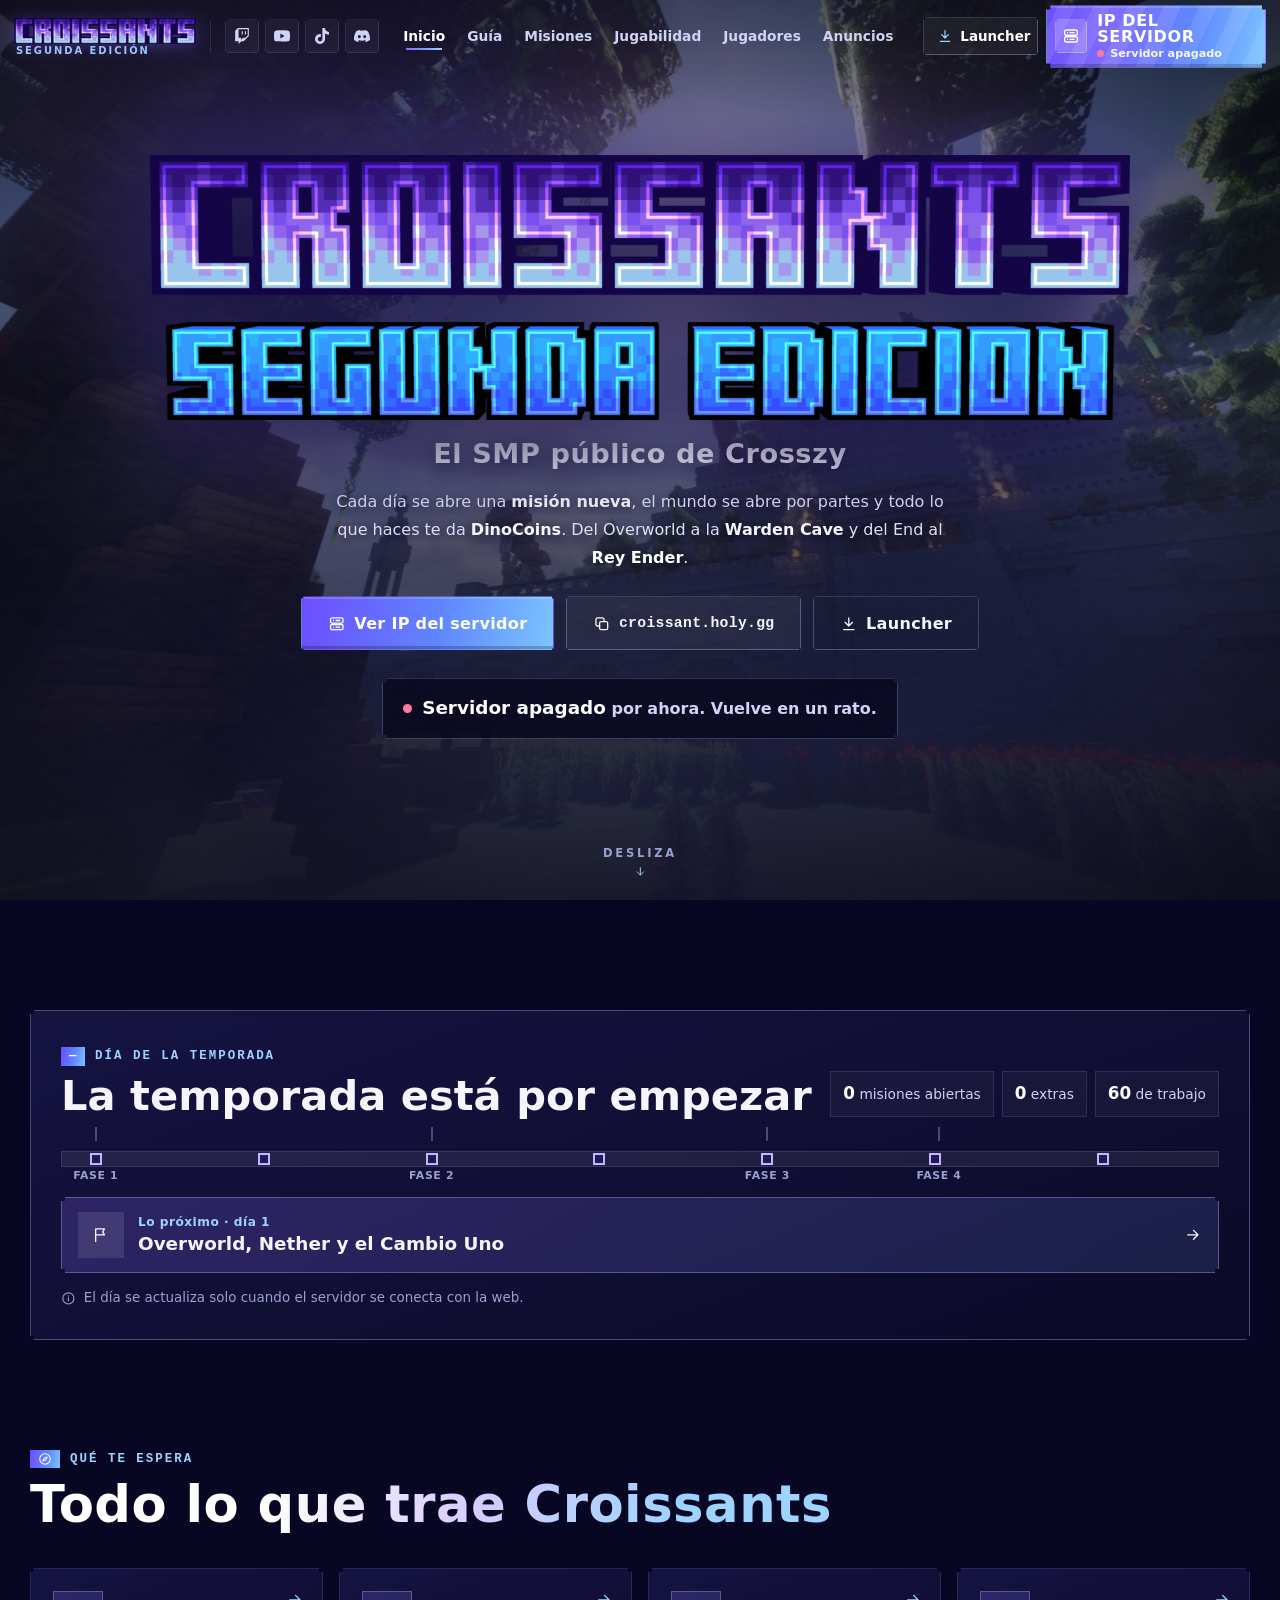
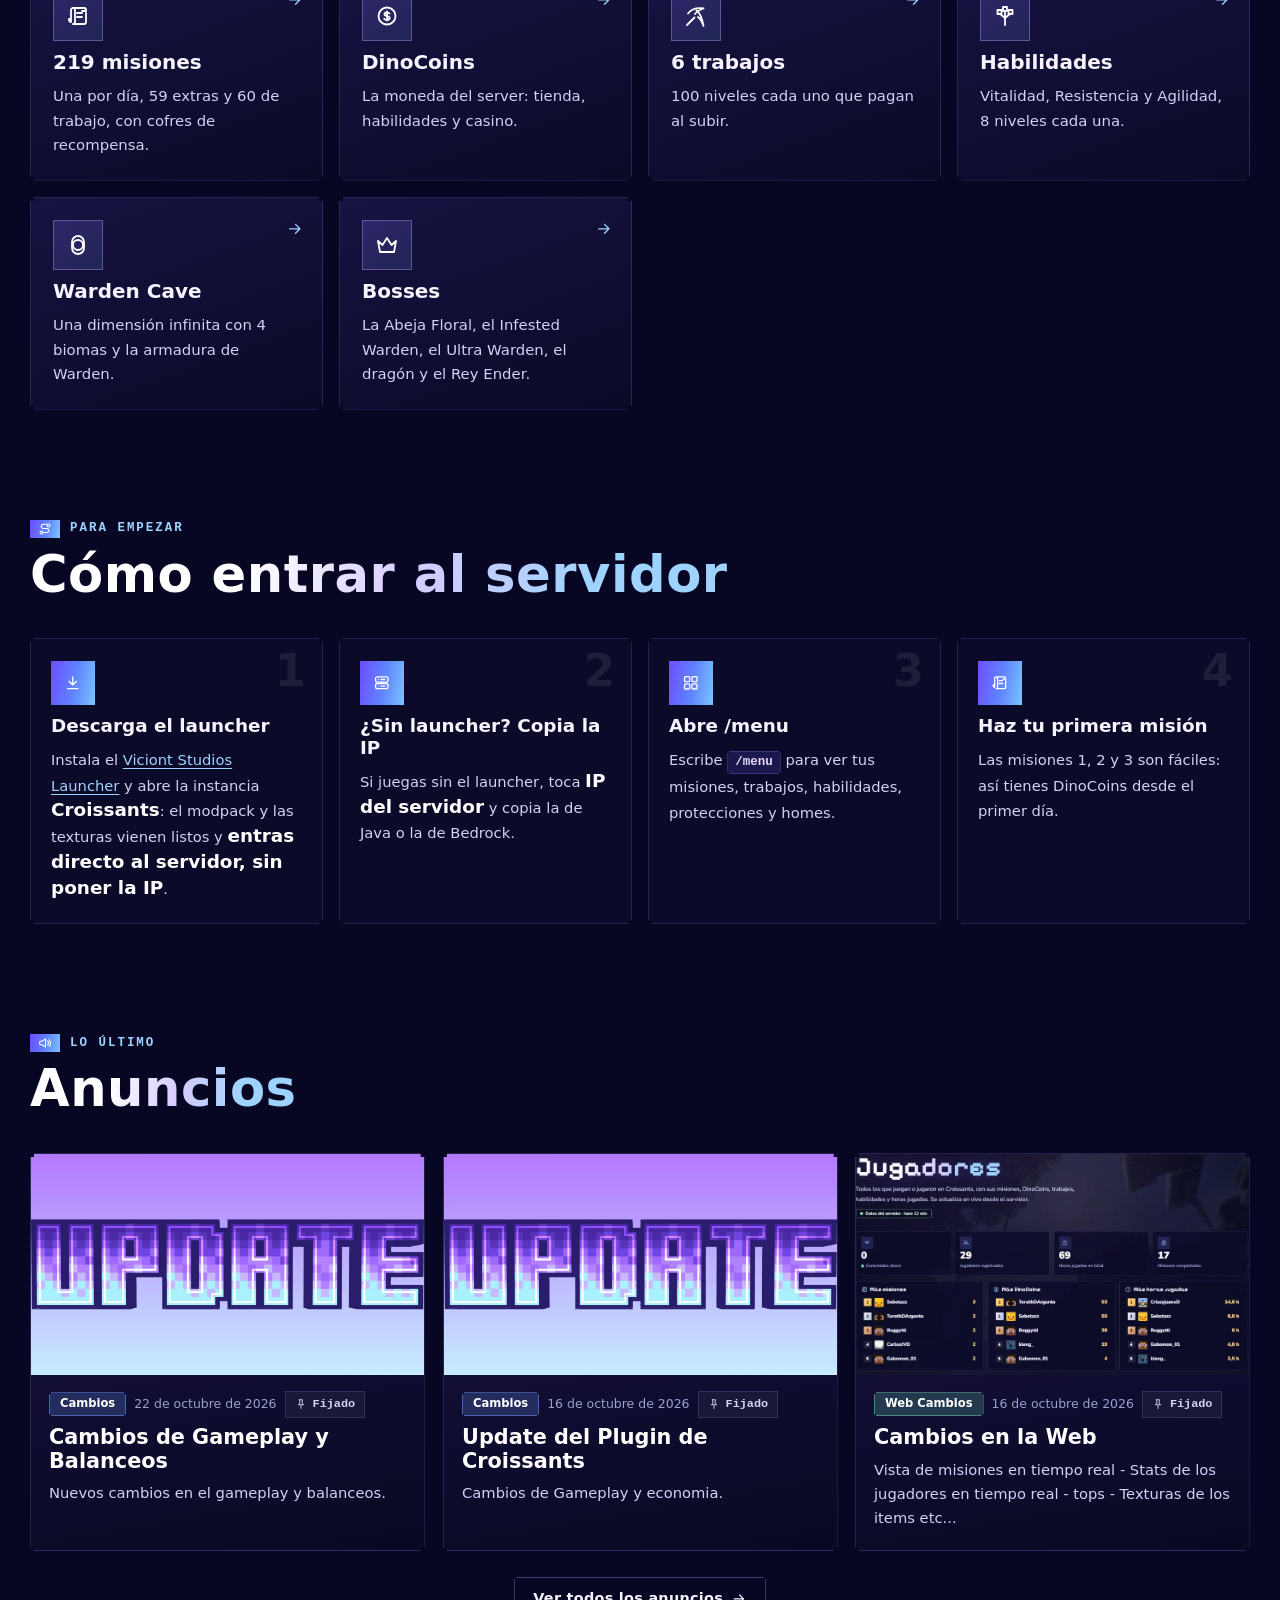
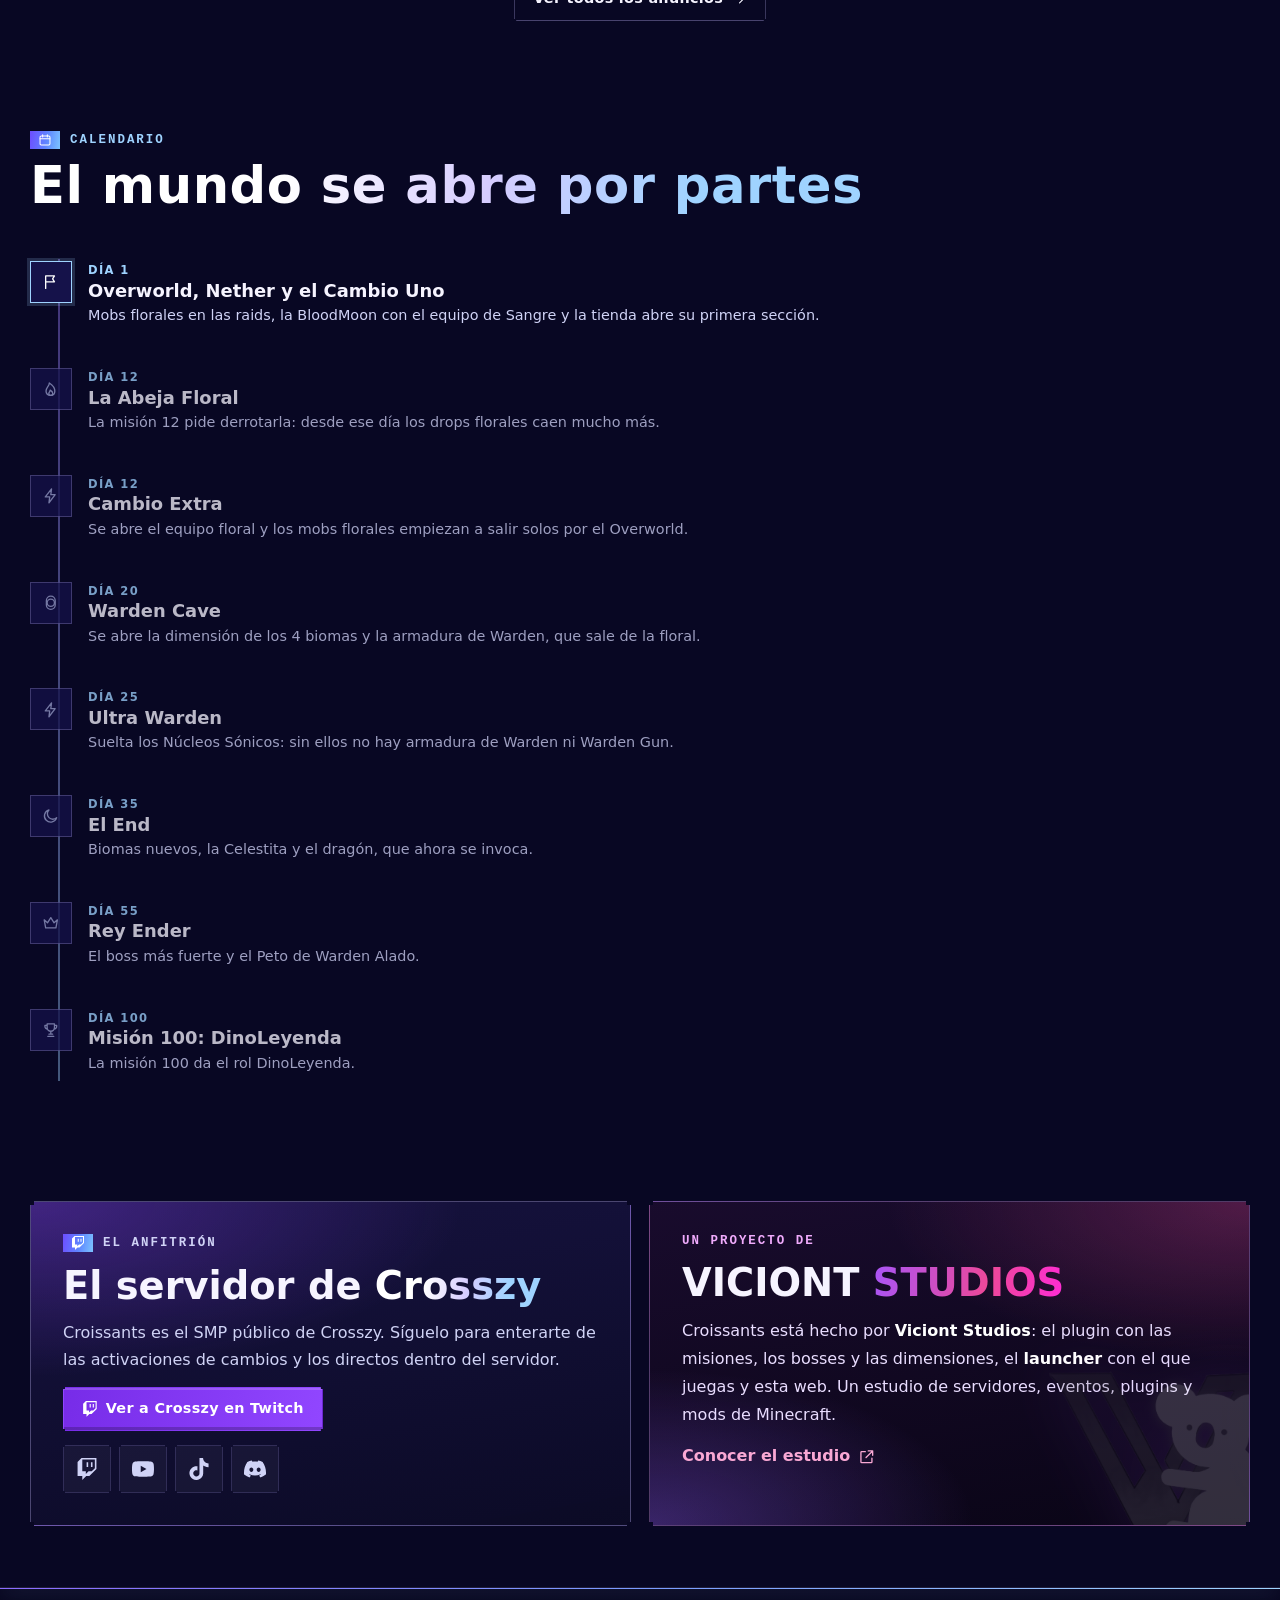
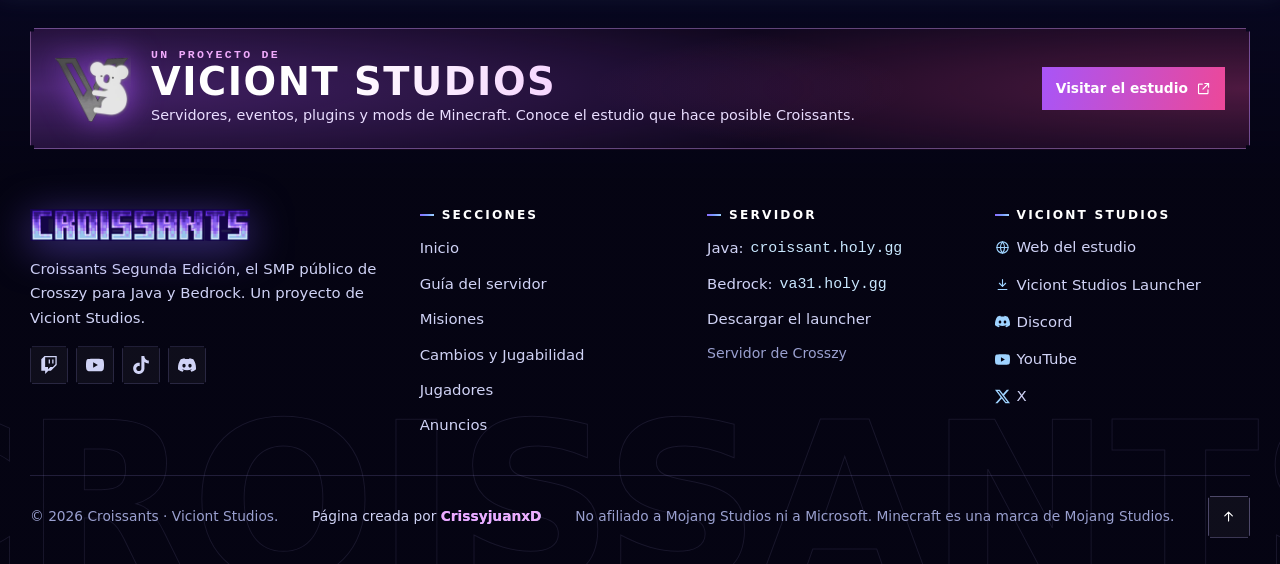
<file: index.html>
<!doctype html>
<html lang="es">
<head>
  <meta charset="utf-8">
  <meta name="viewport" content="width=device-width, initial-scale=1, viewport-fit=cover">
  <title>Croissants Segunda Edición · El SMP de Crosszy · Viciont Studios</title>
  <meta name="description" content="Croissants Segunda Edición: el SMP público de Crosszy para Java y Bedrock. Misiones diarias, DinoCoins, trabajos, habilidades, la Warden Cave, el End y el Rey Ender. Un proyecto de Viciont Studios.">
  <meta name="author" content="CrissyjuanxD · Viciont Studios">
  <meta name="theme-color" content="#0c0a2b">
  <meta name="color-scheme" content="dark">
  <meta http-equiv="Content-Security-Policy" content="default-src 'self'; script-src 'self'; style-src 'self' 'unsafe-inline' https://fonts.googleapis.com; font-src https://fonts.gstatic.com; img-src 'self' data: blob: https:; connect-src 'self' https://api.github.com https://raw.githubusercontent.com https://api.mcstatus.io https://api.mcsrvstat.us https://ntfy.sh; object-src 'none'; base-uri 'self'; form-action 'none'; frame-src 'none'">
  <meta name="referrer" content="strict-origin-when-cross-origin">

  <meta property="og:type" content="website">
  <meta property="og:site_name" content="Croissants Segunda Edición">
  <meta property="og:title" content="Croissants Segunda Edición · El SMP de Crosszy">
  <meta property="og:description" content="Misiones diarias, DinoCoins, trabajos, la Warden Cave, el End y el Rey Ender. Java y Bedrock. Un proyecto de Viciont Studios.">
  <meta property="og:url" content="https://crissyjuanxd.github.io/Croissants-Web/">
  <meta property="og:image" content="https://crissyjuanxd.github.io/Croissants-Web/assets/img/og-image.png">
  <meta property="og:image:width" content="1200">
  <meta property="og:image:height" content="630">
  <meta property="og:locale" content="es_ES">
  <meta name="twitter:card" content="summary_large_image">
  <meta name="twitter:title" content="Croissants Segunda Edición">
  <meta name="twitter:description" content="El SMP público de Crosszy · Java y Bedrock · Viciont Studios">
  <meta name="twitter:image" content="https://crissyjuanxd.github.io/Croissants-Web/assets/img/og-image.png">
  <link rel="canonical" href="https://crissyjuanxd.github.io/Croissants-Web/">

  <link rel="icon" type="image/png" sizes="32x32" href="assets/img/favicon-32.png">
  <link rel="apple-touch-icon" href="assets/img/apple-touch-icon.png">
  <link rel="manifest" href="site.webmanifest">

  <link rel="preconnect" href="https://fonts.googleapis.com">
  <link rel="preconnect" href="https://fonts.gstatic.com" crossorigin>
  <link rel="stylesheet" href="https://fonts.googleapis.com/css2?family=JetBrains+Mono:wght@500;700&family=Nunito:wght@500;600;700;800;900&family=Pixelify+Sans:wght@400;500;600;700&display=swap">
  <link rel="preload" href="assets/img/logo-segunda.png" as="image">
  <link rel="stylesheet" href="assets/css/base.css">
  <link rel="stylesheet" href="assets/css/site.css">
  <script type="module" src="assets/js/app.js"></script>
</head>
<body>
  <a class="skip-link" href="#main">Saltar al contenido</a>

  <div class="bg" id="bg-photos" aria-hidden="true"></div>
  <div class="bg-shade" aria-hidden="true"></div>
  <canvas id="bg-wind" class="bg-wind" aria-hidden="true"></canvas>
  <div class="fx-layer" aria-hidden="true">
    <div class="fx-vignette"></div>
  </div>

  <div class="boot" id="boot" aria-hidden="true">
    <div class="boot__clouds"><span></span><span></span><span></span><span></span></div>
    <div class="boot__inner">
      <img class="boot__logo" src="assets/img/logo-segunda-760.png" alt="" width="760" height="205">
      <p class="boot__text">Cargando el mundo<span class="boot__dots"><span>.</span><span>.</span><span>.</span></span></p>
      <div class="boot__bar"><span></span></div>
    </div>
  </div>

  <div class="preview-bar" id="preview-bar" hidden>
    <i data-icon="eye"></i>
    <span id="preview-text">Vista previa en vivo · estos cambios aún no están publicados</span>
  </div>

  <header class="header" id="header">
    <div class="header__inner">
      <div class="brand-wrap">
        <a class="brand" href="#inicio" data-route="inicio" aria-label="Croissants, ir al inicio">
          <img class="brand__logo" src="assets/img/logo-croissants-960.png" alt="Croissants" width="960" height="137">
          <span class="brand__ed" data-bind="general.edicion">Segunda Edición</span>
        </a>
        <div class="header__socials" id="header-socials"></div>
      </div>

      <nav class="nav" aria-label="Principal">
        <ul class="nav__list">
          <li><a class="nav__link" href="#inicio" data-route="inicio"><span>Inicio</span></a></li>
          <li><a class="nav__link" href="#guia" data-route="guia"><span>Guía</span></a></li>
          <li><a class="nav__link" href="#misiones" data-route="misiones"><span>Misiones</span></a></li>
          <li><a class="nav__link" href="#jugabilidad" data-route="jugabilidad"><span>Jugabilidad</span></a></li>
          <li><a class="nav__link" href="#jugadores" data-route="jugadores"><span>Jugadores</span></a></li>
          <li><a class="nav__link" href="#anuncios" data-route="anuncios"><span>Anuncios</span><span class="nav__badge" id="nav-news" hidden></span></a></li>
        </ul>
      </nav>

      <div class="header__right">
        <a class="nav-launcher" href="#launcher" data-route="launcher" title="Descargar Viciont Studios Launcher"><i data-icon="download"></i><span>Launcher</span></a>
        <button class="ip-btn" type="button" data-open-ip aria-haspopup="dialog">
          <span class="ip-btn__icon"><i data-icon="server"></i></span>
          <span class="ip-btn__text"><strong>IP del servidor</strong><small id="ip-btn-status"><span class="live-dot is-wait"></span><span>Conectando…</span></small></span>
        </button>
        <button class="menu-toggle" id="menu-toggle" type="button" aria-expanded="false" aria-controls="mobile-menu" aria-label="Abrir menú">
          <span class="menu-toggle__bars"><span></span><span></span><span></span></span>
        </button>
      </div>
    </div>
  </header>

  <div class="mobile-menu" id="mobile-menu" hidden>
    <nav class="mobile-menu__nav" aria-label="Menú móvil">
      <a class="mobile-menu__link" href="#inicio" data-route="inicio"><small>01</small><span>Inicio</span></a>
      <a class="mobile-menu__link" href="#guia" data-route="guia"><small>02</small><span>Guía</span></a>
      <a class="mobile-menu__link" href="#misiones" data-route="misiones"><small>03</small><span>Misiones</span></a>
      <a class="mobile-menu__link" href="#jugabilidad" data-route="jugabilidad"><small>04</small><span>Jugabilidad</span></a>
      <a class="mobile-menu__link" href="#jugadores" data-route="jugadores"><small>05</small><span>Jugadores</span></a>
      <a class="mobile-menu__link" href="#anuncios" data-route="anuncios"><small>06</small><span>Anuncios</span></a>
      <a class="mobile-menu__link mobile-menu__link--accent" href="#launcher" data-route="launcher"><small>07</small><span>Launcher</span><i data-icon="download"></i></a>
    </nav>
    <div class="mobile-menu__foot">
      <button class="btn btn--primary btn--block" type="button" data-open-ip><i data-icon="server"></i> IP del servidor</button>
      <div class="mobile-menu__socials" id="mobile-socials"></div>
    </div>
  </div>

  <main id="main" class="main" tabindex="-1">
    <section class="view" data-view="inicio" aria-label="Inicio"></section>
    <section class="view page" data-view="guia" aria-label="Guía del servidor"></section>
    <section class="view page" data-view="misiones" aria-label="Misiones"></section>
    <section class="view page" data-view="jugabilidad" aria-label="Cambios y Jugabilidad"></section>
    <section class="view page" data-view="jugadores" aria-label="Jugadores"></section>
    <section class="view page" data-view="anuncios" aria-label="Anuncios"></section>
    <section class="view page" data-view="launcher" aria-label="Launcher"></section>
  </main>

  <footer class="footer">
    <div class="footer__wordmark" aria-hidden="true">CROISSANTS</div>
    <div class="container">
      <a class="viciont-band" id="viciont-band" href="https://viciontstudios.pages.dev/" target="_blank" rel="noopener noreferrer">
        <img class="viciont-band__emblem" src="assets/img/viciont-emblem-160.webp" alt="" width="160" height="140">
        <span class="viciont-band__text">
          <small>Un proyecto de</small>
          <strong>VICIONT STUDIOS</strong>
          <span>Servidores, eventos, plugins y mods de Minecraft. Conoce el estudio que hace posible Croissants.</span>
        </span>
        <span class="viciont-band__go">Visitar el estudio <i data-icon="external"></i></span>
      </a>
    </div>
    <div class="container footer__grid">
      <div class="footer__brand">
        <img class="footer__logo" src="assets/img/logo-croissants-960.png" alt="Croissants" width="960" height="137">
        <p class="footer__desc" data-bind="footer.descripcion"></p>
        <div class="footer__socials" id="footer-socials"></div>
      </div>
      <nav class="footer__col" aria-label="Secciones">
        <p class="footer__title">Secciones</p>
        <ul>
          <li><a href="#inicio" data-route="inicio">Inicio</a></li>
          <li><a href="#guia" data-route="guia">Guía del servidor</a></li>
          <li><a href="#misiones" data-route="misiones">Misiones</a></li>
          <li><a href="#jugabilidad" data-route="jugabilidad">Cambios y Jugabilidad</a></li>
          <li><a href="#jugadores" data-route="jugadores">Jugadores</a></li>
          <li><a href="#anuncios" data-route="anuncios">Anuncios</a></li>
        </ul>
      </nav>
      <div class="footer__col">
        <p class="footer__title">Servidor</p>
        <ul>
          <li><button class="footer__link" type="button" data-copy-ip="java">Java: <span id="footer-ip-java" class="mono">—</span></button></li>
          <li><button class="footer__link" type="button" data-copy-ip="bedrock">Bedrock: <span id="footer-ip-bedrock" class="mono">—</span></button></li>
          <li><a href="#launcher" data-route="launcher">Descargar el launcher</a></li>
          <li class="footer__muted" id="footer-host"></li>
        </ul>
      </div>
      <div class="footer__col">
        <p class="footer__title">Viciont Studios</p>
        <ul id="footer-viciont"></ul>
      </div>
    </div>
    <div class="container footer__bottom">
      <p>© <span id="year">2026</span> <span data-bind="general.nombre">Croissants</span> · Viciont Studios.</p>
      <p class="footer__credit">Página creada por <strong class="credit" id="footer-credit">CrissyjuanxD</strong></p>
      <p class="footer__legal" data-bind="footer.legal">No afiliado a Mojang Studios ni a Microsoft.</p>
      <button class="to-top" type="button" id="to-top" aria-label="Volver arriba"><i data-icon="arrowUp"></i></button>
    </div>
  </footer>

  <div class="modal" id="modal" hidden>
    <div class="modal__backdrop" data-close></div>
    <div class="modal__dialog" role="dialog" aria-modal="true" tabindex="-1">
      <button class="modal__close" type="button" data-close aria-label="Cerrar"><i data-icon="close"></i></button>
      <div class="modal__content"></div>
    </div>
  </div>

  <div class="toasts" id="toasts" aria-live="polite"></div>
  <div class="transition-fx" id="transition-fx" aria-hidden="true"></div>

  <noscript>
    <div class="noscript">
      <p>Activa JavaScript para ver la web de Croissants.</p>
    </div>
  </noscript>
</body>
</html>
</file>
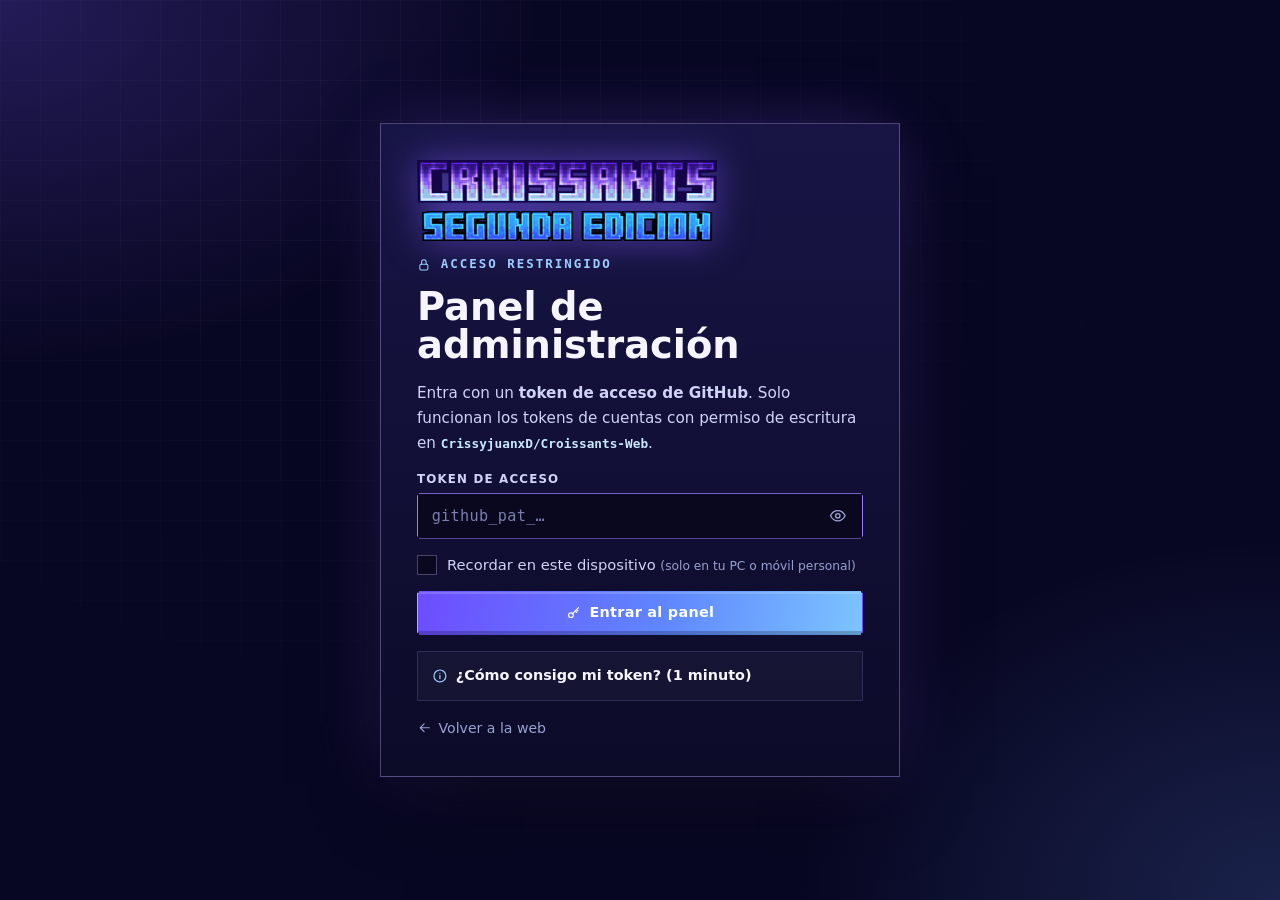
<file: admin/index.html>
<!doctype html>
<html lang="es">
<head>
  <meta charset="utf-8">
  <meta name="viewport" content="width=device-width, initial-scale=1, viewport-fit=cover">
  <meta name="robots" content="noindex, nofollow, noarchive">
  <meta name="referrer" content="no-referrer">
  <meta name="theme-color" content="#080723">
  <meta name="color-scheme" content="dark">
  <meta http-equiv="Content-Security-Policy" content="default-src 'self'; script-src 'self'; style-src 'self' 'unsafe-inline' https://fonts.googleapis.com; font-src https://fonts.gstatic.com; img-src 'self' data: blob: https:; connect-src 'self' https://api.github.com https://raw.githubusercontent.com https://api.mcstatus.io https://api.mcsrvstat.us https://ntfy.sh; object-src 'none'; base-uri 'self'; form-action 'none'; frame-src 'self'">
  <title>Panel · Croissants</title>
  <link rel="icon" type="image/png" sizes="32x32" href="../assets/img/favicon-32.png">
  <link rel="preconnect" href="https://fonts.googleapis.com">
  <link rel="preconnect" href="https://fonts.gstatic.com" crossorigin>
  <link rel="stylesheet" href="https://fonts.googleapis.com/css2?family=JetBrains+Mono:wght@500;700&family=Nunito:wght@500;600;700;800;900&family=Pixelify+Sans:wght@400;500;600;700&display=swap">
  <link rel="stylesheet" href="../assets/css/base.css">
  <link rel="stylesheet" href="../assets/css/admin.css">
  <script type="module" src="../assets/js/admin/main.js"></script>
</head>
<body class="admin">
  <div class="admin-bg" aria-hidden="true"></div>

  <!-- Pantalla de carga -->
  <div class="splash" id="splash">
    <img src="../assets/img/logo-croissants-960.png" alt="" width="960" height="259">
    <p class="mono">Verificando acceso<span class="caret"></span></p>
  </div>

  <!-- Inicio de sesión -->
  <main class="login" id="login" hidden>
    <div class="login__card">
      <img class="login__logo" src="../assets/img/logo-segunda-760.png" alt="Croissants Segunda Edición" width="760" height="205">
      <p class="kicker"><i data-icon="lock"></i> acceso restringido</p>
      <h1 class="login__title">Panel de administración</h1>
      <p class="login__text">
        Entra con un <strong>token de acceso de GitHub</strong>. Solo funcionan los tokens de cuentas con permiso de escritura en
        <code id="repo-name">CrissyjuanxD/Croissants-Web</code>.
      </p>

      <form class="login__form" id="login-form" autocomplete="off" novalidate>
        <label class="field">
          <span class="field__label">Token de acceso</span>
          <span class="input-wrap">
            <input class="input" id="token" name="token" type="password" placeholder="github_pat_…" required spellcheck="false" autocapitalize="off" autocomplete="off">
            <button class="input-wrap__btn" type="button" id="toggle-token" aria-label="Mostrar u ocultar el token"><i data-icon="eye"></i></button>
          </span>
        </label>
        <label class="check">
          <input type="checkbox" id="remember">
          <span>Recordar en este dispositivo <small>(solo en tu PC o móvil personal)</small></span>
        </label>
        <p class="form-error" id="login-error" role="alert" hidden></p>
        <button class="btn btn--primary btn--block" type="submit" id="login-btn"><i data-icon="key"></i> Entrar al panel</button>
      </form>

      <details class="help">
        <summary><i data-icon="info"></i> ¿Cómo consigo mi token? (1 minuto)</summary>
        <ol>
          <li>Abre <a href="https://github.com/settings/personal-access-tokens/new" target="_blank" rel="noopener noreferrer">GitHub → Fine-grained tokens → Generate new token</a> con tu cuenta.</li>
          <li><b>Token name:</b> <code>Panel Croissants</code> · <b>Expiration:</b> la que prefieras (por ejemplo 1 año).</li>
          <li><b>Repository access:</b> <em>Only select repositories</em> → <code id="repo-short">Croissants-Web</code>.</li>
          <li><b>Permissions → Repository permissions → Contents:</b> <em>Read and write</em>. No actives nada más.</li>
          <li>Pulsa <b>Generate token</b>, copia el código (empieza por <code>github_pat_</code>) y pégalo aquí.</li>
        </ol>
        <p class="help__note"><i data-icon="shield"></i> Guárdalo como una contraseña. Si lo pierdes o crees que alguien lo vio, bórralo en GitHub y crea otro.</p>
      </details>

      <a class="login__back" href="../"><i data-icon="arrowLeft"></i> Volver a la web</a>
    </div>
  </main>

  <!-- Panel -->
  <div class="app" id="app" hidden>
    <header class="topbar">
      <a class="topbar__brand" href="../" target="_blank" rel="noopener" title="Abrir la web">
        <img src="../assets/img/logo-croissants-960.png" alt="" width="960" height="259">
        <span>Panel</span>
      </a>
      <div class="status" id="status" aria-live="polite"></div>
      <div class="topbar__actions">
        <button class="btn btn--sm btn--ghost topbar__dock" type="button" id="btn-dock" title="Ver la web con tus cambios al lado del panel"><i data-icon="eye"></i><span>Vista en vivo</span></button>
        <button class="btn btn--sm btn--ghost" type="button" id="btn-preview" title="Abrir la vista previa en otra pestaña"><i data-icon="external"></i><span>Vista previa</span></button>
        <button class="btn btn--sm btn--primary" type="button" id="btn-publish"><i data-icon="upload"></i><span>Publicar</span></button>
        <div class="user" id="user">
          <img class="user__avatar" id="user-avatar" alt="" width="32" height="32">
          <span class="user__name" id="user-name"></span>
          <button class="btn btn--sm btn--icon btn--ghost" type="button" id="btn-logout" title="Cerrar sesión" aria-label="Cerrar sesión"><i data-icon="logout"></i></button>
        </div>
      </div>
    </header>

    <nav class="tabs" id="tabs" aria-label="Secciones del panel"></nav>

    <main class="workspace" id="workspace" tabindex="-1"></main>

    <aside class="dock" id="dock" hidden aria-label="Vista en vivo">
      <div class="dock__bar">
        <span class="dock__title"><i data-icon="eye"></i> <span id="dock-route">Vista en vivo</span></span>
        <button class="btn btn--sm btn--icon btn--ghost" type="button" id="dock-reload" title="Recargar" aria-label="Recargar la vista"><i data-icon="refresh"></i></button>
        <button class="btn btn--sm btn--icon btn--ghost" type="button" id="dock-close" title="Cerrar" aria-label="Cerrar la vista en vivo"><i data-icon="close"></i></button>
      </div>
      <iframe class="dock__frame" id="dock-frame" title="Vista en vivo de la web" loading="lazy"></iframe>
    </aside>
  </div>

  <!-- Ventana modal reutilizable -->
  <div class="modal" id="modal" hidden>
    <div class="modal__backdrop" data-close></div>
    <div class="modal__dialog" role="dialog" aria-modal="true" tabindex="-1">
      <button class="modal__close" type="button" data-close aria-label="Cerrar"><i data-icon="close"></i></button>
      <div class="modal__content"></div>
    </div>
  </div>

  <div class="toasts" id="toasts" aria-live="polite"></div>

  <noscript><p class="noscript">El panel necesita JavaScript activado.</p></noscript>
</body>
</html>
</file>
<file: assets/css/base.css>
:root {
  --bg: #080723;
  --bg-2: #100e31;
  --bg-3: #171445;
  --panel: rgba(16, 15, 50, 0.62);
  --panel-strong: rgba(13, 12, 42, 0.92);
  --panel-soft: rgba(255, 255, 255, 0.04);
  --line: rgba(173, 162, 255, 0.17);
  --line-strong: rgba(196, 186, 255, 0.34);
  --text: #f6f4ff;
  --text-2: #d0d3f6;
  --muted: #9aa0d0;
  --purple: #7c5cff;
  --purple-2: #9d7bff;
  --lavender: #c4b5fd;
  --blue: #6c9dff;
  --sky: #9fd3ff;
  --sky-2: #c9e8ff;
  --navy: #22336f;
  --navy-2: #2f4489;
  --white: #ffffff;
  --ok: #8ff0b8;
  --warn: #ffd27a;
  --danger: #ff7a9a;
  --grad: linear-gradient(100deg, #8b6bff 0%, #7a9dff 52%, #9fd3ff 100%);
  --grad-strong: linear-gradient(100deg, #6d4dff 0%, #5f86ff 55%, #7cc4ff 100%);
  --grad-soft: linear-gradient(135deg, rgba(139, 107, 255, 0.22), rgba(122, 162, 255, 0.14));
  --glow-purple: 0 0 14px rgba(139, 107, 255, 0.14);
  --glow-sky: 0 0 14px rgba(159, 211, 255, 0.12);
  --radius-sm: 0px;
  --radius: 0px;
  --radius-lg: 0px;
  --notch: 4px;
  --notch-sm: 2px;
  --font-display: 'Pixelify Sans', 'Segoe UI', system-ui, sans-serif;
  --font-ui: 'Nunito', 'Segoe UI', system-ui, sans-serif;
  --font-mono: 'JetBrains Mono', ui-monospace, Consolas, monospace;
  /* Los números van con la fuente de la interfaz: en Pixelify Sans el 5, el 2 y el 0 se confunden con el 8 */
  --font-num: 'Nunito', 'Segoe UI', system-ui, sans-serif;
  --ease: cubic-bezier(0.2, 0.8, 0.2, 1);
  --header-h: 74px;
  --m-normal: #c9a7eb;
  --m-normal-2: #f7b8d2;
  --m-extra: #9ed8f5;
  --m-extra-2: #8fe8e2;
  --m-trabajo: #c8a27c;
  --m-trabajo-2: #f2d58a;
  --d-facil: #98fb98;
  --d-media: #ffd700;
  --d-dificil: #ff8c42;
  --d-muy_dificil: #ff4f4f;
  color-scheme: dark;
}

*, *::before, *::after { box-sizing: border-box; }
* { margin: 0; }
[hidden] { display: none !important; }

html {
  -webkit-text-size-adjust: 100%;
  text-size-adjust: 100%;
  scroll-behavior: smooth;
  scrollbar-color: #5b4bd6 #0c0b2a;
  scrollbar-width: thin;
}
html.is-locked, html.is-menu-open { overflow: hidden; }

body {
  min-height: 100vh;
  min-height: 100dvh;
  background: var(--bg);
  color: var(--text);
  font: 500 1rem/1.65 var(--font-ui);
  -webkit-font-smoothing: antialiased;
  -moz-osx-font-smoothing: grayscale;
  overflow-x: hidden;
}

/* Pixelify Sans une "fi" en un solo signo que se lee como una A ("PuriAcador"). Va con !important porque el atajo
   "font:" de cada regla vuelve a prender las ligaduras */
*, *::before, *::after { font-variant-ligatures: none !important; }

img, svg, video, canvas { display: block; max-width: 100%; }
img { height: auto; }
button, input, select, textarea { font: inherit; color: inherit; }
button { cursor: pointer; }
a { color: inherit; }
ul[class], ol[class] { list-style: none; padding: 0; }
::selection { background: rgba(124, 92, 255, 0.55); color: #fff; }

::-webkit-scrollbar { width: 10px; height: 10px; }
::-webkit-scrollbar-track { background: #0c0b2a; }
::-webkit-scrollbar-thumb { background: linear-gradient(#7c5cff, #6c9dff); border: 2px solid #0c0b2a; }

:focus-visible { outline: 2px solid var(--sky); outline-offset: 3px; }

.i { width: 1.1em; height: 1.1em; flex: none; }

/* Esquinas pixeladas: a cada caja le falta el pixel de la esquina, como a los menús de Minecraft */
.notch, .btn, .input, .chip, .chip-btn, .pill, .item-chip, .cmd, .md .table-wrap, .md blockquote, .mc-tooltip, .mc-panel, .modal__dialog, .modal__close, .toast, .empty, .confirm__icon {
  --n: var(--notch-sm);
  clip-path: polygon(0 var(--n), var(--n) var(--n), var(--n) 0, calc(100% - var(--n)) 0, calc(100% - var(--n)) var(--n), 100% var(--n), 100% calc(100% - var(--n)), calc(100% - var(--n)) calc(100% - var(--n)), calc(100% - var(--n)) 100%, var(--n) 100%, var(--n) calc(100% - var(--n)), 0 calc(100% - var(--n)));
}
.md .table-wrap, .md blockquote, .mc-panel, .modal__dialog, .empty { --n: var(--notch); }
/* El recorte taparía el contorno de foco: se dibuja por dentro */
.btn:focus-visible, .input:focus-visible, .chip-btn:focus-visible, .modal__close:focus-visible { outline-offset: -4px; }
.mono { font-family: var(--font-mono); }
.pixel { font-family: var(--font-display); }
.container { width: min(1220px, 100% - 32px); margin-inline: auto; }
.muted { color: var(--muted); }

.skip-link {
  position: fixed; left: 16px; top: -80px; z-index: 300;
  padding: 10px 16px;
  background: var(--grad); color: #fff; font-weight: 800; text-decoration: none;
  transition: top 0.2s;
}
.skip-link:focus { top: 12px; }

/* ------------------------------------------------------------------ botones */
.btn {
  position: relative;
  display: inline-flex; align-items: center; justify-content: center; gap: 0.55em;
  min-height: 44px; padding: 0.7em 1.25em;
  border: 1px solid var(--line-strong);
  background: rgba(255, 255, 255, 0.05);
  color: var(--text);
  font: 800 0.9rem/1.1 var(--font-ui);
  letter-spacing: 0.02em; text-decoration: none;
  overflow: hidden; isolation: isolate;
  transition: transform 0.25s var(--ease), border-color 0.25s, box-shadow 0.25s, background 0.25s, color 0.25s;
}
.btn:hover { transform: translateY(-1px); border-color: rgba(159, 211, 255, 0.55); background: rgba(255, 255, 255, 0.08); }
.btn:active { transform: translateY(0) scale(0.98); }
.btn--primary { background: var(--grad-strong); border-color: transparent; color: #fff; box-shadow: inset 0 -3px 0 rgba(0, 0, 0, 0.22), inset 0 2px 0 rgba(255, 255, 255, 0.16); }
.btn--primary:hover { background: var(--grad-strong); filter: brightness(1.08); }
.btn--ghost { background: transparent; }
.btn--white { background: #fff; color: #1b1650; border-color: transparent; }
.btn--danger { border-color: rgba(255, 122, 154, 0.55); color: #ffd0dc; background: rgba(255, 122, 154, 0.08); }
.btn--danger:hover { border-color: var(--danger); background: rgba(255, 122, 154, 0.14); }
.btn--sm { min-height: 36px; padding: 0.5em 0.9em; font-size: 0.8rem; }
.btn--lg { min-height: 54px; padding: 0.9em 1.6em; font-size: 1rem; }
.btn--icon { padding: 0; width: 44px; min-width: 44px; }
.btn--icon.btn--sm { width: 36px; min-width: 36px; }
.btn--block { width: 100%; }
.btn[disabled], .btn.is-disabled { opacity: 0.45; pointer-events: none; }

/* ------------------------------------------------------------------ formularios */
.field { display: grid; gap: 7px; min-width: 0; }
.field__label { font: 800 0.74rem/1.2 var(--font-ui); letter-spacing: 0.1em; text-transform: uppercase; color: var(--text-2); }
.field__label em { font-style: normal; color: var(--sky); }
.field__hint { font-size: 0.8rem; color: var(--muted); line-height: 1.45; }
.field__hint code, .field__hint b { color: var(--text-2); }
.input {
  width: 100%; min-height: 44px;
  padding: 0.7em 0.9em;
  border: 1px solid var(--line);
  background: rgba(6, 6, 24, 0.7);
  color: var(--text);
  font: 500 0.95rem/1.45 var(--font-ui);
  transition: border-color 0.2s, box-shadow 0.2s, background 0.2s;
}
.input::placeholder { color: #7b7fae; }
.input:hover { border-color: var(--line-strong); }
.input:focus { outline: none; border-color: var(--purple-2); box-shadow: 0 0 0 3px rgba(157, 123, 255, 0.25); background: rgba(9, 8, 30, 0.92); }
.input.is-invalid { border-color: var(--danger); box-shadow: 0 0 0 3px rgba(255, 122, 154, 0.2); }
.textarea { resize: vertical; min-height: 110px; }
.textarea--code { font-family: var(--font-mono); font-size: 0.85rem; line-height: 1.55; }
.select {
  appearance: none; -webkit-appearance: none;
  padding-right: 2.4em;
  background-image: linear-gradient(45deg, transparent 50%, #c4b5fd 50%), linear-gradient(135deg, #c4b5fd 50%, transparent 50%);
  background-position: calc(100% - 20px) 50%, calc(100% - 14px) 50%;
  background-size: 6px 6px; background-repeat: no-repeat;
}
.select option { background: #14123d; color: var(--text); }
.form-error { display: flex; gap: 8px; align-items: flex-start; font-size: 0.88rem; color: #ffd0dc; background: rgba(255, 122, 154, 0.1); border: 1px solid rgba(255, 122, 154, 0.35); padding: 10px 12px; }

.check { display: inline-flex; align-items: center; gap: 10px; cursor: pointer; font-size: 0.92rem; color: var(--text-2); }
.check input { appearance: none; -webkit-appearance: none; width: 20px; height: 20px; border: 1px solid var(--line-strong); background: rgba(6, 6, 24, 0.7); display: grid; place-items: center; transition: 0.2s; flex: none; }
.check input::after { content: ''; width: 10px; height: 6px; border-left: 2px solid #fff; border-bottom: 2px solid #fff; transform: rotate(-45deg) scale(0); transition: transform 0.2s var(--ease); margin-top: -2px; }
.check input:checked { background: var(--grad-strong); border-color: transparent; }
.check input:checked::after { transform: rotate(-45deg) scale(1); }

/* ------------------------------------------------------------------ piezas comunes */
.kicker { display: inline-flex; align-items: center; gap: 10px; font: 600 0.78rem/1.2 var(--font-mono); letter-spacing: 0.16em; text-transform: uppercase; color: var(--sky); }
.kicker__num { color: #fff; padding: 2px 8px; background: var(--grad-strong); letter-spacing: 0.04em; }

.chip { display: inline-flex; align-items: center; gap: 6px; font: 800 0.74rem/1 var(--font-ui); letter-spacing: 0.03em; padding: 7px 11px; border: 1px solid var(--line-strong); background: var(--grad-soft); color: #fff; white-space: nowrap; }
.chip .i { width: 14px; height: 14px; }
.chips { display: flex; flex-wrap: wrap; gap: 8px; }
/* Las etiquetas largas (por ejemplo "Dungeon y estructuras del server") pasan a otra línea en vez de salirse de la tarjeta */
.tag { display: inline-flex; align-items: center; gap: 6px; max-width: 100%; min-width: 0; font: 600 0.74rem/1.25 var(--font-mono); padding: 5px 9px; background: rgba(255, 255, 255, 0.05); border: 1px solid var(--line); color: var(--text-2); overflow-wrap: anywhere; }
.tags { display: flex; flex-wrap: wrap; gap: 6px; }
.pill { display: inline-flex; align-items: center; gap: 8px; padding: 7px 13px; border: 1px solid var(--line-strong); background: rgba(10, 9, 34, 0.6); font: 700 0.8rem/1 var(--font-ui); color: var(--text-2); }

.live-dot { width: 9px; height: 9px; border-radius: 50%; background: var(--ok); box-shadow: 0 0 0 0 rgba(143, 240, 184, 0.7); animation: pulse 2s infinite; flex: none; }
.live-dot.is-off { background: #ff7a9a; animation: none; }
.live-dot.is-wait { background: #ffd27a; animation: none; }
@keyframes pulse { 0% { box-shadow: 0 0 0 0 rgba(143, 240, 184, 0.65); } 70% { box-shadow: 0 0 0 9px rgba(143, 240, 184, 0); } 100% { box-shadow: 0 0 0 0 rgba(143, 240, 184, 0); } }
.caret { display: inline-block; width: 0.55em; height: 1.05em; margin-left: 2px; vertical-align: -0.15em; background: var(--sky); box-shadow: 0 0 10px var(--sky); animation: blink 1s steps(1) infinite; }
@keyframes blink { 50% { opacity: 0; } }

.avatar { position: relative; display: block; padding: 3px; background: var(--grad); flex: none; }
.avatar > img { display: block; width: 100%; height: 100%; object-fit: cover; image-rendering: pixelated; background: #1a1750; }

.empty { grid-column: 1 / -1; display: grid; justify-items: center; gap: 12px; padding: 48px 20px; text-align: center; color: var(--text-2); border: 1px dashed var(--line-strong); background: rgba(10, 9, 34, 0.5); }
.empty .i { font-size: 1.8rem; color: var(--sky); }

/* ------------------------------------------------------------------ contenido enriquecido (markdown) */
.md { color: var(--text-2); font-size: 1rem; line-height: 1.75; }
.md > * + * { margin-top: 0.9em; }
.md h2, .md h3, .md h4 { color: #fff; line-height: 1.2; scroll-margin-top: calc(var(--header-h) + 16px); }
.md h2 { font: 700 clamp(1.5rem, 2.6vw, 1.95rem)/1.15 var(--font-display); margin-top: 1.6em; letter-spacing: 0.01em; }
.md h3 { font: 800 1.2rem/1.3 var(--font-ui); margin-top: 1.4em; }
.md h4 { font: 800 1.02rem/1.3 var(--font-ui); margin-top: 1.2em; color: var(--sky-2); }
.md > :first-child { margin-top: 0; }
.md strong { color: #fff; font-weight: 800; }
.md em { color: var(--sky-2); }
.md a { color: var(--sky); text-underline-offset: 3px; text-decoration-thickness: 1px; }
.md a:hover { color: #fff; }
.md ul, .md ol { padding-left: 1.3em; display: grid; gap: 0.35em; }
.md li::marker { color: var(--purple-2); }
.md code { font: 600 0.85em/1.4 var(--font-mono); padding: 2px 7px; background: rgba(124, 92, 255, 0.16); border: 1px solid rgba(157, 123, 255, 0.28); color: #e3dcff; word-break: break-word; }
.md hr { border: 0; height: 1px; background: linear-gradient(90deg, transparent, var(--line-strong), transparent); margin: 1.8em 0; }
.md img { border: 1px solid var(--line); box-shadow: 0 20px 50px -24px rgba(0, 0, 0, 0.8); }
.md figure { display: grid; gap: 8px; }
.md figcaption { font-size: 0.85rem; color: var(--muted); text-align: center; }
.md blockquote { padding: 14px 16px; border: 1px solid var(--line-strong); border-left: 4px solid var(--sky); background: rgba(108, 157, 255, 0.08); color: var(--text-2); }
.md blockquote > * + * { margin-top: 0.5em; }
.md .callout { display: flex; gap: 12px; align-items: flex-start; }
.md .callout > .i { width: 22px; height: 22px; margin-top: 2px; color: var(--sky); }
.md .callout--tip { border-left-color: var(--ok); background: rgba(143, 240, 184, 0.07); }
.md .callout--tip > .i { color: var(--ok); }
.md .callout--warn { border-left-color: var(--warn); background: rgba(255, 210, 122, 0.08); }
.md .callout--warn > .i { color: var(--warn); }
.md .table-wrap { overflow-x: auto; border: 1px solid var(--line); background: rgba(8, 7, 30, 0.55); }
.md table { width: 100%; border-collapse: collapse; font-size: 0.92rem; min-width: 480px; }
/* Lo que no entra a lo ancho se desvanece por el lado donde sigue (las clases las pone fx.js) */
.hs-left { -webkit-mask-image: linear-gradient(90deg, transparent, #000 44px); mask-image: linear-gradient(90deg, transparent, #000 44px); }
.hs-right { -webkit-mask-image: linear-gradient(90deg, #000 calc(100% - 44px), transparent); mask-image: linear-gradient(90deg, #000 calc(100% - 44px), transparent); }
.hs-left.hs-right { -webkit-mask-image: linear-gradient(90deg, transparent, #000 44px, #000 calc(100% - 44px), transparent); mask-image: linear-gradient(90deg, transparent, #000 44px, #000 calc(100% - 44px), transparent); }
.md th, .md td { padding: 10px 14px; text-align: left; vertical-align: top; border-bottom: 1px solid var(--line); }
.md th { font: 800 0.74rem/1.3 var(--font-ui); letter-spacing: 0.08em; text-transform: uppercase; color: var(--sky-2); background: rgba(124, 92, 255, 0.12); white-space: nowrap; }
.md tr:last-child td { border-bottom: 0; }
.md tbody tr:hover td { background: rgba(255, 255, 255, 0.025); }
@media (max-width: 640px) {
  .md table { min-width: 0; font-size: 0.86rem; }
  .md th, .md td { padding: 8px 9px; }
  .md th { letter-spacing: 0.04em; white-space: normal; }
}
.cmd { display: inline-flex; align-items: center; gap: 6px; font: 700 0.85em/1.3 var(--font-mono); padding: 2px 8px; background: rgba(108, 157, 255, 0.14); border: 1px solid rgba(159, 211, 255, 0.32); color: #dff0ff; cursor: copy; transition: background 0.2s, border-color 0.2s; white-space: nowrap; }
.cmd:hover { background: rgba(108, 157, 255, 0.22); border-color: var(--sky); }

/* ------------------------------------------------------------------ Minecraft: slots, items y tooltip */
.mc-item { position: relative; display: inline-grid; place-items: center; width: var(--s, 40px); height: var(--s, 40px); flex: none; vertical-align: middle; }
.mc-item__img { width: 100%; height: 100%; image-rendering: pixelated; image-rendering: crisp-edges; object-fit: contain; filter: drop-shadow(0 2px 0 rgba(0, 0, 0, 0.35)); }
.mc-item__tint { position: absolute; inset: 0; background: var(--tint, #385dc6); -webkit-mask: var(--mask) center / contain no-repeat; mask: var(--mask) center / contain no-repeat; }
.mc-item__layer { position: absolute; inset: 0; width: 100%; height: 100%; image-rendering: pixelated; object-fit: contain; }
.mc-item.is-glint::after {
  content: ''; position: absolute; inset: 0; pointer-events: none;
  -webkit-mask: var(--mask) center / contain no-repeat; mask: var(--mask) center / contain no-repeat;
  background: linear-gradient(115deg, transparent 20%, rgba(200, 150, 255, 0.0) 30%, rgba(214, 170, 255, 0.85) 42%, rgba(160, 120, 255, 0.0) 55%, transparent 70%) 0 0 / 300% 300%;
  mix-blend-mode: screen; animation: glint 3.2s linear infinite;
}
@keyframes glint { from { background-position: 120% 0; } to { background-position: -120% 0; } }
.mc-item__count { position: absolute; right: -2px; bottom: -4px; font: 900 0.9rem/1 var(--font-num); font-variant-numeric: tabular-nums; color: #fff; text-shadow: 2px 2px 0 #3f3f3f; pointer-events: none; }
.mc-item__head { width: 100%; height: 100%; image-rendering: pixelated; }

.mc-slot {
  position: relative; display: grid; place-items: center;
  width: var(--slot, 52px); height: var(--slot, 52px);
  background: #8b8b8b;
  box-shadow: inset 3px 3px 0 #373737, inset -3px -3px 0 #ffffff;
}
.mc-slot .mc-item { --s: calc(var(--slot, 52px) * 0.72); }
.mc-slot.is-empty::after { content: ''; }
.mc-slot[data-mc]:hover { background: #a7a7a7; cursor: help; }
.mc-panel {
  display: inline-grid; gap: 14px; padding: 16px;
  background: #c6c6c6;
  box-shadow: inset 4px 4px 0 #ffffff, inset -4px -4px 0 #555555, 0 0 0 3px #000, 0 24px 50px -20px rgba(0, 0, 0, 0.8);
  color: #3f3f3f;
}
.mc-panel__title { font: 600 1rem/1 var(--font-display); color: #3f3f3f; }

.mc-tooltip {
  position: fixed; left: 0; top: 0; z-index: 400; pointer-events: none;
  max-width: min(380px, calc(100vw - 24px));
  padding: 9px 12px 10px;
  background: rgba(16, 0, 16, 0.94);
  box-shadow: 0 0 0 2px rgba(16, 0, 16, 0.94), inset 0 0 0 2px #2a0b5e, inset 0 0 0 3px rgba(80, 0, 255, 0.35), 0 18px 40px -14px rgba(0, 0, 0, 0.9);
  font: 500 0.95rem/1.32 var(--font-display);
  color: #aaa;
  opacity: 0; transform: translateY(4px); transition: opacity 0.12s, transform 0.12s;
}
.mc-tooltip.on { opacity: 1; transform: none; }
.mc-tooltip__line { white-space: pre-wrap; min-height: 1.32em; }
.mc-tooltip__line:first-child { margin-bottom: 4px; }
.mc-tooltip__name { font-size: 1.02rem; }
.mc-tooltip__info { margin-top: 8px; padding-top: 8px; border-top: 1px dashed rgba(255, 255, 255, 0.14); font: 600 0.8rem/1.45 var(--font-ui); color: #c9c3ef; white-space: normal; }
.mc-tooltip__info b { color: #fff; }
.mc-o { display: inline-block; animation: obf 0.08s steps(2) infinite; }
@keyframes obf { 50% { filter: blur(1px); opacity: 0.6; } }

/* Mesas, chips de items y tooltip fijo (los usan la web y el panel) */
.item-chip { display: inline-flex; align-items: center; gap: 6px; padding: 2px 8px 2px 4px; border: 1px solid var(--line-strong); background: rgba(9, 8, 32, 0.7); vertical-align: middle; cursor: help; line-height: 1.2; transition: border-color 0.2s, background 0.2s; }
.item-chip:hover { border-color: var(--sky); background: rgba(108, 157, 255, 0.14); }
.item-chip__name { font: 600 0.9em/1.2 var(--font-display); }
.item-chip__n { font: 700 0.78em/1 var(--font-mono); color: var(--muted); }
.mc-text { font-family: var(--font-display); }
.mc-recipe__row { display: flex; align-items: center; gap: 14px; flex-wrap: wrap; }
.mc-grid { display: grid; grid-template-columns: repeat(3, var(--slot)); gap: 4px; }
.mc-arrow { position: relative; width: 44px; height: 30px; flex: none; }
.mc-arrow::before { content: ''; position: absolute; left: 0; top: 11px; width: 26px; height: 8px; background: #8b8b8b; }
.mc-arrow::after { content: ''; position: absolute; left: 24px; top: 3px; border-left: 16px solid #8b8b8b; border-top: 12px solid transparent; border-bottom: 12px solid transparent; }
.mc-result .mc-slot--result { box-shadow: inset 3px 3px 0 #373737, inset -3px -3px 0 #ffffff, 0 0 0 4px #c6c6c6, 0 0 0 6px #8b8b8b; }
.mc-furnace { display: grid; justify-items: center; gap: 4px; }
.mc-flame { position: relative; width: 26px; height: 26px; }
.mc-flame::before { content: ''; position: absolute; inset: 2px 5px 0; border-radius: 50% 50% 40% 40%; background: radial-gradient(circle at 50% 70%, #fff3a0, #ffb32b 45%, #e3541c 75%, transparent 76%); animation: flame 0.9s ease-in-out infinite alternate; }
@keyframes flame { to { transform: scaleY(1.12) translateY(-1px); filter: brightness(1.15); } }
.mc-cook { display: grid; justify-items: center; gap: 4px; }
.mc-cook__time { font: 800 0.82rem/1 var(--font-num); color: #3f3f3f; }
.mc-smith { display: flex; gap: 4px; }
.mc-chest__grid { display: grid; grid-template-columns: repeat(9, var(--slot)); gap: 2px; }
.mc-tooltip--static { position: static; opacity: 1; transform: none; pointer-events: auto; max-width: 420px; }

/* ------------------------------------------------------------------ ventana modal */
.modal { position: fixed; inset: 0; z-index: 100; display: grid; place-items: center; padding: 20px; }
.modal__backdrop { position: absolute; inset: 0; background: rgba(4, 3, 18, 0.82); animation: fade-in 0.2s ease both; }
.modal__dialog {
  position: relative;
  width: min(640px, 100%);
  max-height: calc(100dvh - 40px);
  overflow: auto; overscroll-behavior: contain;
  background: linear-gradient(180deg, rgba(25, 22, 72, 0.98), rgba(12, 11, 40, 0.98));
  border: 1px solid var(--line-strong);
  animation: modal-in 0.22s ease-out both;
  outline: none;
}
.modal__dialog::before { content: ''; position: absolute; top: 0; left: 0; right: 0; height: 2px; background: var(--grad); }
.modal__dialog--sm { width: min(440px, 100%); }
.modal__dialog--lg { width: min(820px, 100%); }
.modal__dialog--xl { width: min(1040px, 100%); }
.modal__close {
  position: absolute; top: 12px; right: 12px; z-index: 5;
  width: 40px; height: 40px; display: grid; place-items: center; border: 1px solid var(--line-strong);
  background: rgba(8, 7, 28, 0.75); color: var(--text);
  transition: 0.2s;
}
.modal__close:hover { border-color: var(--sky); color: #fff; }
.modal.is-locked .modal__close { display: none; }
.modal.is-closing .modal__dialog { animation: modal-out 0.2s ease both; }
.modal.is-closing .modal__backdrop { animation: fade-out 0.2s ease both; }
.modal__actions { display: flex; flex-wrap: wrap; justify-content: flex-end; gap: 10px; margin-top: 22px; }
@keyframes modal-in { from { opacity: 0; transform: translateY(8px); } to { opacity: 1; transform: none; } }
@keyframes modal-out { to { opacity: 0; transform: translateY(6px); } }
@keyframes fade-in { from { opacity: 0; } }
@keyframes fade-out { to { opacity: 0; } }

@media (max-width: 560px) {
  .modal { place-items: end center; padding: 0; }
  .modal__dialog, .modal__dialog--sm, .modal__dialog--lg, .modal__dialog--xl { width: 100%; max-height: 92dvh; animation-name: sheet-in; }
  .modal__actions { justify-content: stretch; }
  .modal__actions > * { flex: 1 1 auto; }
  @keyframes sheet-in { from { transform: translateY(40px); opacity: 0; } to { transform: none; opacity: 1; } }
}

.confirm { padding: 30px 26px 24px; text-align: center; }
.confirm__icon { width: 56px; height: 56px; margin: 0 auto 14px; display: grid; place-items: center; background: var(--grad-soft); border: 1px solid var(--line-strong); font-size: 1.5rem; color: var(--sky-2); }
.confirm__icon.is-danger { background: rgba(255, 122, 154, 0.12); border-color: rgba(255, 122, 154, 0.45); color: #ffc0cf; }
.confirm__title { font: 700 1.6rem/1.1 var(--font-display); }
.confirm__text { margin-top: 10px; color: var(--text-2); font-size: 0.95rem; }
.confirm .modal__actions { justify-content: center; }

.toasts { position: fixed; left: 50%; bottom: 22px; z-index: 150; display: grid; gap: 10px; transform: translateX(-50%); width: min(440px, calc(100% - 32px)); pointer-events: none; }
.toast {
  display: flex; align-items: center; gap: 10px;
  padding: 12px 16px;
  background: rgba(22, 19, 64, 0.96); border: 1px solid var(--line-strong);
  font-size: 0.92rem; color: var(--text);
  opacity: 0; transform: translateY(14px) scale(0.98);
  transition: opacity 0.3s, transform 0.3s var(--ease);
}
.toast.on { opacity: 1; transform: none; }
.toast .i { color: var(--sky); font-size: 1.1rem; }
.toast--success .i { color: var(--ok); }
.toast--error { border-color: rgba(255, 122, 154, 0.6); }
.toast--error .i { color: var(--danger); }

@media (prefers-reduced-motion: reduce) {
  *, *::before, *::after { animation-duration: 0.01ms !important; animation-iteration-count: 1 !important; transition-duration: 0.01ms !important; scroll-behavior: auto !important; }
  html { scroll-behavior: auto; }
}
</file>
<file: assets/css/site.css>
/* ================================================================== fondo */
.bg { position: fixed; inset: 0; z-index: 0; overflow: hidden; background: radial-gradient(120% 80% at 50% 0%, #1b1758, #080723 70%); }
.bg-photo {
  position: absolute; inset: -6%;
  background-size: cover; background-position: center;
  opacity: 0; transform: scale(1.06) translate(0, 0);
  transition: opacity 2.6s ease;
  will-change: opacity, transform;
}
.bg-photo.is-on { opacity: 1; }
/* El acercamiento sigue mientras la foto se desvanece, así no salta de tamaño al cambiar de imagen */
.bg-photo.is-moving { animation: kenburns 26s linear forwards; }
@keyframes kenburns { from { transform: scale(1.06) translate(0, 0); } to { transform: scale(1.18) translate(var(--dx, 2%), var(--dy, -2%)); } }
.bg-shade {
  position: fixed; inset: 0; z-index: 0; pointer-events: none;
  background:
    linear-gradient(180deg, rgba(8, 7, 35, 0.55) 0%, rgba(8, 7, 35, 0.35) 30%, rgba(8, 7, 35, 0.78) 72%, rgba(8, 7, 35, 0.95) 100%),
    radial-gradient(90% 60% at 20% 10%, rgba(124, 92, 255, 0.28), transparent 60%),
    radial-gradient(80% 60% at 90% 90%, rgba(108, 157, 255, 0.22), transparent 60%);
  transition: background 0.8s ease;
}
html:not([data-view="inicio"]) .bg-shade { background: linear-gradient(180deg, rgba(8, 7, 35, 0.82), rgba(8, 7, 35, 0.92) 60%, rgba(8, 7, 35, 0.97)), radial-gradient(90% 60% at 20% 10%, rgba(124, 92, 255, 0.28), transparent 60%); }
.bg-wind { position: fixed; inset: 0; width: 100%; height: 100vh; height: 100lvh; z-index: 1; pointer-events: none; opacity: 0; transition: opacity 1.6s ease; }
.bg-wind.is-ready { opacity: 1; }
.fx-layer { position: fixed; inset: 0; z-index: 1; pointer-events: none; overflow: hidden; }
.fx-vignette { position: absolute; inset: 0; background: radial-gradient(ellipse at center, transparent 55%, rgba(0, 0, 0, 0.5) 100%); }

.cursor-glow { position: fixed; left: 0; top: 0; z-index: 1; width: 460px; height: 460px; margin: -230px 0 0 -230px; border-radius: 50%; pointer-events: none; background: radial-gradient(circle, rgba(159, 211, 255, 0.022), rgba(124, 92, 255, 0.012) 45%, transparent 70%); opacity: 0; transition: opacity 0.5s; }
.cursor-glow.on { opacity: 1; }

/* ================================================================== pantalla de carga */
.boot { position: fixed; inset: 0; z-index: 200; display: grid; place-items: center; overflow: hidden; background: radial-gradient(circle at 50% 40%, #241e6e, #080723 72%); transition: opacity 0.7s ease, visibility 0.7s; }
.boot__clouds { position: absolute; inset: 0; pointer-events: none; }
.boot__clouds span { position: absolute; width: 70vw; height: 38vw; border-radius: 50%; background: radial-gradient(closest-side, rgba(255, 255, 255, 0.16), transparent); filter: blur(18px); animation: boot-cloud 6s ease-in-out infinite alternate; }
.boot__clouds span:nth-child(1) { left: -30vw; top: -10vw; }
.boot__clouds span:nth-child(2) { right: -30vw; top: 10vw; animation-delay: -2s; }
.boot__clouds span:nth-child(3) { left: -20vw; bottom: -15vw; animation-delay: -4s; }
.boot__clouds span:nth-child(4) { right: -25vw; bottom: -10vw; animation-delay: -1s; }
@keyframes boot-cloud { to { transform: translateX(6vw) translateY(-2vw) scale(1.06); } }
.boot__inner { position: relative; display: grid; justify-items: center; gap: 22px; width: min(560px, 100% - 48px); }
.boot__logo { width: 100%; filter: drop-shadow(0 18px 40px rgba(124, 92, 255, 0.55)); animation: float 4s ease-in-out infinite; }
.boot__text { font: 500 1.05rem/1 var(--font-display); color: #fff; letter-spacing: 0.04em; }
.boot__dots span { animation: blink 1.2s infinite; }
.boot__dots span:nth-child(2) { animation-delay: 0.2s; }
.boot__dots span:nth-child(3) { animation-delay: 0.4s; }
.boot__bar { width: min(320px, 80%); height: 10px; padding: 2px; border: 2px solid #fff; background: rgba(0, 0, 0, 0.3); }
.boot__bar span { display: block; height: 100%; background: var(--grad); transform-origin: left; animation: boot-bar 1.4s var(--ease) both; }
@keyframes boot-bar { from { transform: scaleX(0); } }
.boot--quick .boot__bar, .boot--quick .boot__text { display: none; }
.boot--out { opacity: 0; visibility: hidden; pointer-events: none; }
.boot--out .boot__clouds span:nth-child(odd) { transform: translateX(-60vw); transition: transform 0.8s ease-in; }
.boot--out .boot__clouds span:nth-child(even) { transform: translateX(60vw); transition: transform 0.8s ease-in; }
.boot--out .boot__inner { transform: scale(1.08); filter: blur(8px); opacity: 0; transition: 0.6s ease; }

.preview-bar { position: fixed; left: 50%; bottom: 16px; z-index: 90; transform: translateX(-50%); display: flex; align-items: center; gap: 10px; width: max-content; max-width: calc(100% - 32px); padding: 10px 16px; background: rgba(22, 19, 64, 0.95); border: 1px solid var(--sky); box-shadow: var(--glow-sky); font: 800 0.78rem/1.3 var(--font-ui); }
.preview-bar .i { color: var(--sky); }

/* ================================================================== cabecera */
.header { position: fixed; inset: 0 0 auto 0; z-index: 50; height: var(--header-h); display: flex; align-items: center; border-bottom: 1px solid transparent; transition: border-color 0.35s; }
.header::before { content: ''; position: absolute; inset: 0; z-index: -1; background: rgba(9, 8, 32, 0.94); opacity: 0; transition: opacity 0.3s; }
.header.is-scrolled, .is-menu-open .header { border-bottom-color: var(--line); }
.header.is-scrolled::before, .is-menu-open .header::before { opacity: 1; }
.header__inner { width: min(1320px, 100% - 28px); margin-inline: auto; display: flex; align-items: center; gap: 14px; }
.brand { display: inline-flex; flex-direction: column; align-items: flex-start; gap: 2px; text-decoration: none; flex: none; }
.brand-wrap { display: flex; align-items: center; gap: 14px; flex: none; }
.brand__logo { height: 26px; width: auto; filter: drop-shadow(0 3px 8px rgba(124, 92, 255, 0.35)); transition: transform 0.3s var(--ease); }
.brand:hover .brand__logo { transform: translateY(-1px); }
.brand__ed { font: 600 0.62rem/1 var(--font-display); letter-spacing: 0.2em; text-transform: uppercase; color: var(--sky); padding-left: 2px; }
.nav { margin-left: auto; }
.nav__list { display: flex; align-items: center; gap: 2px; }
.nav__link { position: relative; display: flex; align-items: center; gap: 6px; padding: 10px 13px; font: 800 0.86rem/1 var(--font-ui); text-decoration: none; color: var(--text-2); transition: color 0.25s, background 0.25s; }
.nav__link::after { content: ''; position: absolute; left: 13px; right: 13px; bottom: 3px; height: 2px; background: var(--grad); transform: scaleX(0); transform-origin: left; transition: transform 0.3s var(--ease); }
.nav__link:hover { color: #fff; background: rgba(255, 255, 255, 0.05); }
.nav__link:hover::after, .nav__link.is-active::after { transform: scaleX(1); }
.nav__link.is-active { color: #fff; }
.nav__badge { min-width: 18px; height: 18px; padding: 0 5px; display: inline-grid; place-items: center; background: var(--grad-strong); color: #fff; font: 800 0.65rem/1 var(--font-ui); }
.header__right { display: flex; align-items: center; gap: 8px; margin-left: 6px; }
/* Las redes del host van pegadas al logo, separadas por una línea */
.header__socials:empty { display: none; }
.header__socials { display: flex; align-items: center; gap: 6px; padding-left: 14px; border-left: 1px solid var(--line); }
.header__socials .social-btn { width: 34px; height: 34px; }
.header__socials .social-btn .i { width: 16px; height: 16px; }
.social-btn { width: 38px; height: 38px; flex: none; display: grid; place-items: center; border: 1px solid var(--line); background: rgba(255, 255, 255, 0.04); color: var(--text-2); transition: color 0.25s, border-color 0.25s, background 0.25s, box-shadow 0.25s, transform 0.25s var(--ease); }
.social-btn .i { width: 18px; height: 18px; }
.social-btn:hover { color: #fff; border-color: rgba(159, 211, 255, 0.55); background: rgba(108, 157, 255, 0.12); }
.social-btn--twitch:hover { border-color: #a970ff; background: rgba(145, 70, 255, 0.2); }
.social-btn--lg { width: 48px; height: 48px; }
.social-btn--lg .i { width: 22px; height: 22px; }
.nav-launcher { display: inline-flex; align-items: center; gap: 7px; padding: 10px 13px; border: 1px solid var(--line-strong); background: rgba(255, 255, 255, 0.05); font: 800 0.84rem/1 var(--font-ui); text-decoration: none; color: #fff; transition: 0.25s; }
.nav-launcher .i { width: 16px; height: 16px; color: var(--sky); }
.nav-launcher:hover, .nav-launcher.is-active { border-color: var(--sky); background: rgba(108, 157, 255, 0.12); }

/* Botón grande de la IP, con rayas que se mueven como el de descargar del portafolio */
.ip-btn {
  position: relative; overflow: hidden; isolation: isolate;
  display: inline-flex; align-items: center; gap: 10px;
  padding: 7px 14px 7px 8px; border: 1px solid rgba(255, 255, 255, 0.22);
  background: linear-gradient(100deg, #6d4dff 0%, #7f6dff 30%, #5f86ff 65%, #7cc4ff 100%);
  color: #fff; text-align: left;
  box-shadow: inset 0 -3px 0 rgba(0, 0, 0, 0.2), inset 0 2px 0 rgba(255, 255, 255, 0.16);
  transition: transform 0.3s var(--ease), box-shadow 0.3s;
}
.ip-btn::before { content: ''; position: absolute; top: 0; bottom: 0; left: -42px; right: 0; z-index: -1; background: repeating-linear-gradient(115deg, transparent 0 16px, rgba(255, 255, 255, 0.09) 16px 32px); animation: stripes 1.3s linear infinite; }
@keyframes stripes { to { transform: translateX(35.31px); } }
.ip-btn:hover { transform: translateY(-1px); filter: brightness(1.06); }
.ip-btn__icon { width: 34px; height: 34px; display: grid; place-items: center; background: rgba(255, 255, 255, 0.18); border: 1px solid rgba(255, 255, 255, 0.28); }
.ip-btn__icon .i { width: 18px; height: 18px; }
.ip-btn__text { display: grid; gap: 3px; }
.ip-btn__text strong { font: 700 1rem/1 var(--font-display); letter-spacing: 0.04em; text-transform: uppercase; }
.ip-btn__text small { display: inline-flex; align-items: center; gap: 6px; font: 700 0.7rem/1 var(--font-ui); opacity: 0.95; white-space: nowrap; }
.ip-btn__text small .live-dot { width: 7px; height: 7px; }

.menu-toggle { display: none; width: 46px; height: 46px; place-items: center; border: 1px solid var(--line-strong); background: rgba(10, 9, 34, 0.6); }
.menu-toggle__bars { display: grid; gap: 5px; width: 20px; }
.menu-toggle__bars span { display: block; height: 2px; background: #fff; transition: transform 0.35s var(--ease), opacity 0.25s, width 0.3s; }
.menu-toggle__bars span:nth-child(3) { width: 60%; }
.menu-toggle[aria-expanded='true'] .menu-toggle__bars span:nth-child(1) { transform: translateY(7px) rotate(45deg); }
.menu-toggle[aria-expanded='true'] .menu-toggle__bars span:nth-child(2) { opacity: 0; }
.menu-toggle[aria-expanded='true'] .menu-toggle__bars span:nth-child(3) { width: 100%; transform: translateY(-7px) rotate(-45deg); }

.mobile-menu { position: fixed; inset: 0; z-index: 45; display: flex; flex-direction: column; justify-content: space-between; padding: calc(var(--header-h) + 20px) 24px calc(24px + env(safe-area-inset-bottom)); overflow-y: auto; background: radial-gradient(120% 70% at 100% 0%, rgba(124, 92, 255, 0.34), transparent 60%), radial-gradient(90% 60% at 0% 100%, rgba(108, 157, 255, 0.26), transparent 60%), rgba(7, 6, 26, 0.97); opacity: 0; transition: opacity 0.35s ease; }
.mobile-menu.is-open { opacity: 1; }
.mobile-menu__nav { display: grid; }
.mobile-menu__link { display: flex; align-items: baseline; gap: 14px; padding: 12px 4px; border-bottom: 1px solid var(--line); font: 600 clamp(1.9rem, 9vw, 2.8rem)/1 var(--font-display); text-decoration: none; color: var(--text); opacity: 0; transform: translateX(-24px); transition: opacity 0.4s, transform 0.5s var(--ease), color 0.2s; }
.mobile-menu__link small { font: 600 0.8rem/1 var(--font-mono); color: var(--sky); }
.mobile-menu__link.is-active span { background: var(--grad); -webkit-background-clip: text; background-clip: text; color: transparent; }
.mobile-menu__link .i { margin-left: auto; align-self: center; width: 26px; height: 26px; color: var(--sky); }
.mobile-menu.is-open .mobile-menu__link { opacity: 1; transform: none; }
.mobile-menu.is-open .mobile-menu__link:nth-child(2) { transition-delay: 0.04s; }
.mobile-menu.is-open .mobile-menu__link:nth-child(3) { transition-delay: 0.08s; }
.mobile-menu.is-open .mobile-menu__link:nth-child(4) { transition-delay: 0.12s; }
.mobile-menu.is-open .mobile-menu__link:nth-child(5) { transition-delay: 0.16s; }
.mobile-menu.is-open .mobile-menu__link:nth-child(6) { transition-delay: 0.2s; }
.mobile-menu.is-open .mobile-menu__link:nth-child(7) { transition-delay: 0.24s; }
.mobile-menu__foot { display: grid; gap: 16px; margin-top: 24px; }
.mobile-menu__socials { display: flex; flex-wrap: wrap; gap: 10px; justify-content: center; }

/* ================================================================== vistas y transición */
.main { position: relative; z-index: 2; outline: none; min-height: 100vh; }
.view { display: none; }
.view.is-active { display: block; animation: view-in 0.25s ease-out both; }
@keyframes view-in { from { opacity: 0; } }
.transition-fx { position: fixed; inset: 0; z-index: 80; pointer-events: none; overflow: hidden; }
.transition-fx .gust { position: absolute; left: 0; width: var(--w, 40%); height: var(--h, 2px); background: linear-gradient(90deg, transparent, rgba(255, 255, 255, 0.9), rgba(201, 232, 255, 0.4), transparent); opacity: 0; transform: translateX(-120%); }
.transition-fx.is-on .gust { animation: gust 0.7s cubic-bezier(0.5, 0, 0.3, 1) var(--d, 0ms) both; }
@keyframes gust { 0% { opacity: 0; transform: translateX(-120%); } 20% { opacity: 1; } 100% { opacity: 0; transform: translateX(260%); } }
.transition-fx .gust-cloud { position: absolute; top: 20%; left: 0; width: 70vw; height: 60vh; border-radius: 50%; background: radial-gradient(closest-side, rgba(255, 255, 255, 0.16), transparent); filter: blur(20px); opacity: 0; transform: translateX(-100%); }
.transition-fx.is-on .gust-cloud { animation: gust-cloud 0.75s ease both; }
@keyframes gust-cloud { 0% { opacity: 0; transform: translateX(-80%); } 40% { opacity: 1; } 100% { opacity: 0; transform: translateX(140%); } }

.grad-text { background: linear-gradient(100deg, #fff 30%, #d6ccff 55%, #9fd3ff 80%); -webkit-background-clip: text; background-clip: text; color: transparent; }


/* ================================================================== portada */
.hero { position: relative; min-height: 100vh; min-height: 100svh; display: grid; align-content: center; padding: calc(var(--header-h) + 30px) 0 110px; }
.hero__inner { width: min(1100px, 100% - 32px); margin-inline: auto; display: grid; justify-items: center; gap: 18px; text-align: center; }
.hero__logo { width: min(980px, 100%); }
.hero__logo img { width: 100%; filter: drop-shadow(0 24px 50px rgba(9, 8, 40, 0.8)) drop-shadow(0 0 40px rgba(124, 92, 255, 0.35)); animation: float 6s ease-in-out infinite; }
@keyframes float { 50% { transform: translateY(-10px) rotate(-0.4deg); } }
.hero__lema { font: 700 clamp(1.2rem, 2.6vw, 1.7rem)/1.2 var(--font-display); color: #fff; text-shadow: 0 4px 20px rgba(9, 8, 40, 0.8); letter-spacing: 0.02em; }
.hero__text { max-width: 62ch; color: #e6e7ff; text-shadow: 0 2px 12px rgba(9, 8, 40, 0.9); }
.hero__cta { display: flex; flex-wrap: wrap; justify-content: center; gap: 12px; margin-top: 6px; }
.hero__copy .mono { font-size: 0.92rem; }
.status-card { margin-top: 10px; display: grid; justify-items: center; gap: 12px; padding: 14px 20px; border: 1px solid var(--line-strong); background: rgba(9, 8, 32, 0.82); min-width: min(440px, 100%); }
.status-card__row { display: flex; flex-wrap: wrap; align-items: center; justify-content: center; gap: 10px; font-weight: 700; color: var(--text-2); }
.status-card__row b { color: #fff; font-size: 1.15rem; }
.status-card__hint { font-size: 0.86rem; color: var(--muted); }
.status-card__hint a { color: var(--sky); }
.heads { display: flex; flex-wrap: wrap; justify-content: center; gap: 6px; }
.head { position: relative; width: 40px; height: 40px; overflow: hidden; border: 2px solid rgba(255, 255, 255, 0.18); background: #1a1750; display: grid; place-items: center; transition: transform 0.25s var(--ease), border-color 0.25s; }
.head img { width: 100%; height: 100%; image-rendering: pixelated; }
.head:hover { transform: translateY(-3px) scale(1.06); border-color: var(--sky); }
.head--more { font: 800 0.78rem/1 var(--font-ui); color: var(--text-2); }
.heads--sm .head { width: 34px; height: 34px; }
.hero__scroll { position: absolute; left: 50%; bottom: 22px; transform: translateX(-50%); display: grid; justify-items: center; gap: 6px; color: var(--muted); text-decoration: none; font: 700 0.72rem/1 var(--font-ui); letter-spacing: 0.24em; text-transform: uppercase; }
.hero__scroll .i { color: var(--sky); animation: bob 1.6s ease-in-out infinite; }
@keyframes bob { 50% { transform: translateY(6px); } }

.section { padding-top: clamp(56px, 9vw, 110px); scroll-margin-top: calc(var(--header-h) + 8px); }
.section-head { display: grid; justify-items: start; gap: 10px; margin-bottom: clamp(24px, 4vw, 38px); }
.section-title { font: 700 clamp(2rem, 4.6vw, 3.2rem)/1.02 var(--font-display); letter-spacing: 0.01em; }
.section-more { display: flex; justify-content: center; margin-top: 26px; }
.kicker__num .i { width: 14px; height: 14px; vertical-align: -2px; }

.season { padding: clamp(20px, 3vw, 30px); border: 1px solid var(--line-strong); background: linear-gradient(160deg, rgba(25, 22, 72, 0.82), rgba(12, 11, 40, 0.88)); }
.season__head { display: flex; flex-wrap: wrap; align-items: end; justify-content: space-between; gap: 16px; }
.season__title { margin-top: 8px; font: 700 clamp(1.8rem, 4vw, 2.6rem)/1 var(--font-display); }
.season__counts { display: flex; flex-wrap: wrap; gap: 8px; }
.season__counts span { padding: 8px 12px; border: 1px solid var(--line); background: rgba(255, 255, 255, 0.04); font-size: 0.86rem; color: var(--text-2); }
.season__counts b { color: #fff; font-size: 1.05rem; }
.season__bar { position: relative; height: 16px; margin: 34px 0 30px; background: rgba(255, 255, 255, 0.07); box-shadow: inset 0 0 0 1px var(--line); }
.season__fill { position: absolute; left: 0; top: 0; bottom: 0; background: var(--grad); transition: width 1.2s var(--ease); }
.season__fill::after { content: ''; position: absolute; inset: 0; background: repeating-linear-gradient(115deg, transparent 0 10px, rgba(255, 255, 255, 0.18) 10px 20px); animation: stripes 1.3s linear infinite; }
.season__mark { position: absolute; top: -24px; transform: translateX(-50%); display: grid; justify-items: center; gap: 4px; }
.season__mark i { width: 2px; height: 14px; background: var(--line-strong); }
.season__mark small { position: absolute; top: 44px; font: 700 0.68rem/1 var(--font-ui); color: var(--muted); white-space: nowrap; letter-spacing: 0.06em; text-transform: uppercase; }
.season__pin { position: absolute; top: 50%; width: 12px; height: 12px; margin: -6px 0 0 -6px; background: #1d1a55; border: 2px solid var(--lavender); }
.season__pin.is-done { background: #fff; border-color: #fff; }
.season__next { display: flex; align-items: center; gap: 14px; margin-top: 30px; padding: 14px 16px; border: 1px solid var(--line-strong); background: var(--grad-soft); text-decoration: none; transition: transform 0.3s var(--ease), border-color 0.3s; }
.season__next:hover { transform: translateY(-2px); border-color: var(--sky); }
.season__next > span:nth-child(2) { flex: 1; display: grid; gap: 4px; }
.season__next small { font: 700 0.76rem/1.2 var(--font-ui); color: var(--sky); letter-spacing: 0.04em; }
.season__next strong { font: 600 1.15rem/1.2 var(--font-display); }
.season__next-icon { width: 46px; height: 46px; display: grid; place-items: center; background: rgba(255, 255, 255, 0.1); }
.season__note { display: flex; align-items: center; gap: 8px; margin-top: 14px; font-size: 0.84rem; color: var(--muted); }

.features { display: grid; grid-template-columns: repeat(auto-fill, minmax(min(100%, 260px), 1fr)); gap: 16px; }
.feature { position: relative; overflow: hidden; display: grid; align-content: start; gap: 10px; padding: 22px; border: 1px solid var(--line); background: linear-gradient(160deg, rgba(26, 23, 74, 0.78), rgba(12, 11, 40, 0.82)); text-decoration: none; transform: perspective(900px) rotateX(var(--rx, 0deg)) rotateY(var(--ry, 0deg)); transition: transform 0.5s var(--ease), border-color 0.3s, box-shadow 0.4s; }
.feature:hover { border-color: rgba(159, 211, 255, 0.45); background: linear-gradient(160deg, rgba(30, 27, 84, 0.84), rgba(14, 13, 46, 0.86)); }
.feature__icon { width: 50px; height: 50px; display: grid; place-items: center; border: 1px solid var(--line-strong); background: var(--grad-soft); color: #fff; }
.feature__icon .i { width: 24px; height: 24px; }
.feature strong { font: 600 1.25rem/1.15 var(--font-display); }
.feature > span:not(.feature__icon):not(.feature__go) { color: var(--text-2); font-size: 0.93rem; }
.feature__go { position: absolute; right: 18px; top: 22px; color: var(--sky); transition: transform 0.3s var(--ease); }
.feature:hover .feature__go { transform: translateX(4px); }
.feature--static .feature__go { display: none; }

.steps-row { display: grid; grid-template-columns: repeat(auto-fit, minmax(min(100%, 230px), 1fr)); gap: 16px; }
.step-card { position: relative; display: grid; align-content: start; gap: 10px; padding: 22px 20px; border: 1px solid var(--line); background: rgba(14, 13, 44, 0.75); }
.step-card__num { position: absolute; right: 16px; top: 10px; font: 700 2.8rem/1 var(--font-display); color: rgba(255, 255, 255, 0.08); }
.step-card__icon { width: 44px; height: 44px; display: grid; place-items: center; background: var(--grad-strong); color: #fff; }
.step-card strong { font: 600 1.15rem/1.2 var(--font-display); }
.step-card .md { font-size: 0.92rem; }

.news-grid { display: grid; grid-template-columns: repeat(auto-fill, minmax(min(100%, 320px), 1fr)); gap: 18px; }
.news-card, .ncard { position: relative; overflow: hidden; display: flex; flex-direction: column; border: 1px solid var(--line); background: linear-gradient(170deg, rgba(25, 22, 70, 0.85), rgba(11, 10, 36, 0.9)); text-decoration: none; transform: perspective(1000px) rotateX(var(--rx, 0deg)) rotateY(var(--ry, 0deg)); transition: transform 0.5s var(--ease), border-color 0.3s, box-shadow 0.4s; }
.news-card:hover, .ncard:hover { border-color: color-mix(in srgb, var(--c) 60%, transparent); box-shadow: 0 26px 60px -28px color-mix(in srgb, var(--c) 70%, transparent); }
.news-card__media, .ncard__media { position: relative; aspect-ratio: 16 / 9; overflow: hidden; background: linear-gradient(135deg, color-mix(in srgb, var(--c) 40%, #120f3a), #0c0b2a); }
.news-card__media img, .ncard__media img { width: 100%; height: 100%; object-fit: cover; transition: transform 0.7s var(--ease); }
.news-card:hover img, .ncard:hover img { transform: scale(1.05); }
.news-card__ph, .ncard__ph { position: absolute; inset: 0; display: grid; place-items: center; color: rgba(255, 255, 255, 0.5); }
.news-card__ph .i, .ncard__ph .i { width: 54px; height: 54px; }
.news-card__body, .ncard__body { display: grid; gap: 8px; padding: 16px 18px 20px; }
.news-card__meta, .ncard__meta { display: flex; flex-wrap: wrap; align-items: center; gap: 8px; font-size: 0.78rem; color: var(--muted); }
.cat-chip { padding: 4px 10px; background: color-mix(in srgb, var(--c, #9d7bff) 22%, transparent); border: 1px solid color-mix(in srgb, var(--c, #9d7bff) 50%, transparent); color: #fff; font: 800 0.72rem/1.2 var(--font-ui); }
.news-card__title, .ncard__title { font: 600 1.3rem/1.15 var(--font-display); color: #fff; }
.news-card__text, .ncard__text { font-size: 0.92rem; color: var(--text-2); }

.timeline { position: relative; display: grid; gap: 12px; padding-left: 8px; }
.timeline::before { content: ''; position: absolute; left: 28px; top: 10px; bottom: 10px; width: 2px; background: linear-gradient(var(--purple-2), var(--sky)); opacity: 0.4; }
.timeline__item { position: relative; display: flex; align-items: flex-start; gap: 16px; padding: 12px 16px 12px 0; }
.timeline__dot { position: relative; z-index: 1; width: 42px; height: 42px; flex: none; display: grid; place-items: center; border: 1px solid var(--line-strong); background: #15124a; color: var(--muted); }
.timeline__item.is-done .timeline__dot { background: var(--grad-strong); color: #fff; border-color: transparent; }
.timeline__item.is-next .timeline__dot { color: #fff; border-color: var(--sky); box-shadow: 0 0 0 3px rgba(159, 211, 255, 0.18); }
.timeline__item > div { display: grid; gap: 3px; padding: 4px 0; }
.timeline__day { font: 800 0.72rem/1 var(--font-ui); letter-spacing: 0.12em; text-transform: uppercase; color: var(--sky); }
.timeline__item strong { font: 600 1.12rem/1.2 var(--font-display); }
.timeline__item p { font-size: 0.9rem; color: var(--text-2); }
.timeline__item:not(.is-done):not(.is-next) { opacity: 0.75; }

.host-viciont { display: grid; grid-template-columns: 1fr 1fr; gap: 18px; }
.host-card, .viciont-card { position: relative; overflow: hidden; display: grid; align-content: start; gap: 14px; padding: clamp(22px, 3vw, 32px); border: 1px solid var(--line-strong); transform: perspective(1000px) rotateX(var(--rx, 0deg)) rotateY(var(--ry, 0deg)); transition: transform 0.5s var(--ease), box-shadow 0.4s, border-color 0.3s; }
.host-card { background: radial-gradient(120% 90% at 0% 0%, rgba(145, 70, 255, 0.35), transparent 60%), linear-gradient(170deg, rgba(24, 20, 66, 0.92), rgba(12, 11, 38, 0.95)); }
.host-card__title, .viciont-card__title { font: 700 clamp(1.7rem, 3.2vw, 2.4rem)/1.05 var(--font-display); }
.host-card p { color: var(--text-2); }
.twitch-btn { justify-self: start; background: linear-gradient(100deg, #772ce8, #9146ff); }
.host-card__socials { display: flex; flex-wrap: wrap; gap: 8px; }
.viciont-card { text-decoration: none; background: radial-gradient(110% 90% at 100% 0%, rgba(236, 72, 153, 0.28), transparent 55%), radial-gradient(90% 80% at 0% 100%, rgba(139, 92, 246, 0.35), transparent 60%), linear-gradient(170deg, rgba(26, 12, 46, 0.95), rgba(10, 5, 22, 0.96)); border-color: rgba(214, 160, 255, 0.35); }
.viciont-card:hover { box-shadow: 0 30px 70px -30px rgba(236, 72, 153, 0.6); border-color: rgba(236, 72, 153, 0.6); }
.viciont-card__emblem { position: absolute; right: -30px; bottom: -40px; width: 230px; opacity: 0.18; filter: drop-shadow(0 0 30px rgba(168, 85, 247, 0.6)); transition: transform 0.6s var(--ease), opacity 0.4s; }
.viciont-card:hover .viciont-card__emblem { transform: rotate(-6deg) scale(1.05); opacity: 0.32; }
.viciont-card .kicker { color: #f0abfc; }
.viciont-card__title span { background: linear-gradient(100deg, #a855f7, #ec4899 60%, #ff2bd6); -webkit-background-clip: text; background-clip: text; color: transparent; }
.viciont-card .md { color: #e9ddff; }
.viciont-card__go { display: inline-flex; align-items: center; gap: 8px; font-weight: 800; color: #f9a8d4; }

/* ================================================================== páginas */
.page { min-height: 100vh; padding: calc(var(--header-h) + clamp(32px, 6vw, 60px)) 0 clamp(64px, 9vw, 110px); }
.page-head { display: grid; justify-items: start; gap: 14px; margin-bottom: clamp(26px, 4vw, 40px); }
.crumbs { display: inline-flex; flex-wrap: wrap; align-items: center; gap: 6px; font: 600 0.8rem/1 var(--font-mono); color: var(--muted); }
.crumbs i { font-style: normal; opacity: 0.5; }
.crumbs .is-last { color: var(--sky); }
.crumbs--back a { display: inline-flex; align-items: center; gap: 8px; color: var(--sky); text-decoration: none; font-weight: 700; }
.crumbs--back { margin-bottom: 18px; }
.page-title { display: flex; align-items: center; gap: 14px; font: 700 clamp(2.6rem, 8vw, 5.2rem)/0.95 var(--font-display); letter-spacing: 0.01em; filter: drop-shadow(0 6px 30px rgba(124, 92, 255, 0.35)); overflow-wrap: anywhere; }
.page-title__icon { width: clamp(46px, 6vw, 64px); height: clamp(46px, 6vw, 64px); display: grid; place-items: center; background: var(--grad-strong); color: #fff; flex: none; filter: none; }
.page-title__icon .i { width: 55%; height: 55%; }
.page-intro { max-width: 70ch; font-size: clamp(1rem, 0.5vw + 0.88rem, 1.12rem); }
.sync-line { display: flex; flex-wrap: wrap; gap: 8px; }
.pill.is-live { border-color: rgba(143, 240, 184, 0.5); color: #d6ffe8; }
.container--narrow { width: min(860px, 100% - 32px); }
.hint { display: flex; align-items: center; gap: 8px; margin: 10px 0 18px; font-size: 0.86rem; color: var(--muted); }
.sr-only { position: absolute; width: 1px; height: 1px; padding: 0; margin: -1px; overflow: hidden; clip: rect(0, 0, 0, 0); border: 0; }
.link-btn { padding: 0; border: 0; background: none; color: var(--sky); font-weight: 800; text-decoration: underline; text-underline-offset: 3px; }

.state { display: inline-flex; align-items: center; gap: 6px; padding: 5px 10px; font: 800 0.72rem/1 var(--font-ui); white-space: nowrap; }
.state .i { width: 13px; height: 13px; }
.state--on { background: rgba(143, 240, 184, 0.14); border: 1px solid rgba(143, 240, 184, 0.45); color: #d6ffe8; }
.state--on .live-dot { width: 7px; height: 7px; }
.state--off { background: rgba(255, 255, 255, 0.05); border: 1px solid var(--line); color: var(--muted); }

.seg { display: inline-flex; flex-wrap: wrap; gap: 4px; padding: 4px; border: 1px solid var(--line); background: rgba(9, 8, 32, 0.6); }
.seg__btn { display: inline-flex; align-items: center; gap: 7px; padding: 9px 13px; border: 0; background: transparent; color: var(--text-2); font: 800 0.84rem/1 var(--font-ui); transition: 0.25s; }
.seg__btn .i { width: 16px; height: 16px; }
.seg__btn:hover { color: #fff; background: rgba(255, 255, 255, 0.05); }
.seg__btn.is-active { background: var(--grad-strong); color: #fff; box-shadow: 0 8px 20px -10px rgba(124, 92, 255, 0.9); }
.search { position: relative; display: flex; align-items: center; min-width: 0; }
.search > .i { position: absolute; left: 13px; width: 17px; height: 17px; color: var(--muted); pointer-events: none; }
.search .input { padding-left: 40px; }
.filters { display: flex; flex-wrap: wrap; gap: 8px; margin-bottom: 18px; }
.chip-btn { display: inline-flex; align-items: center; gap: 7px; padding: 8px 13px; border: 1px solid var(--line-strong); background: rgba(255, 255, 255, 0.04); color: var(--text-2); font: 800 0.8rem/1 var(--font-ui); transition: 0.25s; }
.chip-btn small { padding: 2px 7px; background: rgba(255, 255, 255, 0.08); font-size: 0.7rem; }
.chip-btn:hover { color: #fff; border-color: var(--sky); }
.chip-btn.is-active { background: var(--grad-strong); border-color: transparent; color: #fff; }
.tag--xs { padding: 3px 6px; font-size: 0.64rem; }
.tag--lock { color: var(--warn); border-color: rgba(255, 210, 122, 0.4); }
.tag .i { width: 12px; height: 12px; }

.pager { display: grid; grid-template-columns: 1fr 1fr; gap: 14px; margin-top: 48px; }
.pager__link { display: grid; justify-items: start; gap: 6px; padding: 16px 18px; border: 1px solid var(--line); background: rgba(14, 13, 44, 0.75); text-decoration: none; transition: transform 0.3s var(--ease), border-color 0.3s, box-shadow 0.3s; }
.pager__link small { display: inline-flex; align-items: center; gap: 8px; font: 700 0.74rem/1 var(--font-ui); letter-spacing: 0.08em; text-transform: uppercase; color: var(--muted); }
.pager__link strong { font: 600 1.2rem/1.15 var(--font-display); }
.pager__link--next { justify-items: end; text-align: right; }
.pager__link:hover { transform: translateY(-3px); border-color: rgba(159, 211, 255, 0.55); box-shadow: 0 16px 40px -20px rgba(108, 157, 255, 0.6); }

.panel { padding: clamp(18px, 2.5vw, 26px); border: 1px solid var(--line); background: rgba(14, 13, 44, 0.78); }
.panel__title { display: flex; align-items: center; gap: 10px; margin-bottom: 16px; font: 600 1.3rem/1.1 var(--font-display); }
.panel__title .i { color: var(--sky); }
.panel__title--mt { margin-top: 24px; }
.bar { height: 8px; background: rgba(255, 255, 255, 0.07); overflow: hidden; }
.bar span { display: block; height: 100%; background: var(--grad); transition: width 1s var(--ease); }

/* ================================================================== guía */
.guide { display: grid; grid-template-columns: 300px minmax(0, 1fr); gap: 26px; align-items: start; }
.guide-side { position: sticky; top: calc(var(--header-h) + 14px); display: flex; flex-direction: column; max-height: calc(100vh - var(--header-h) - 28px); }
/* min-height: 0 deja que la lista se encoja y haga scroll dentro de la barra en vez de salirse por abajo */
.guide-panel { display: flex; flex-direction: column; gap: 12px; min-height: 0; }
.guide-picker { display: none; }
.guide-search { position: relative; display: flex; align-items: center; }
.guide-search > .i { position: absolute; left: 13px; width: 17px; height: 17px; color: var(--muted); }
.guide-search .input { padding-left: 40px; }
.guide-nav { display: grid; align-content: start; gap: 4px; min-height: 0; overflow-y: auto; overscroll-behavior: contain; padding: 8px; border: 1px solid var(--line); background: rgba(12, 11, 40, 0.78); scrollbar-width: thin; }
.guide-nav__link { display: flex; align-items: center; gap: 11px; padding: 9px 10px; text-decoration: none; color: var(--text-2); transition: background 0.2s, color 0.2s; }
.guide-nav__link:hover { background: rgba(255, 255, 255, 0.05); color: #fff; }
.guide-nav__link.is-active { background: var(--grad-soft); color: #fff; box-shadow: inset 0 0 0 1px var(--line-strong); }
.guide-nav__icon { width: 34px; height: 34px; flex: none; display: grid; place-items: center; background: rgba(255, 255, 255, 0.06); color: var(--sky); }
.guide-nav__link.is-active .guide-nav__icon { background: var(--grad-strong); color: #fff; }
.guide-nav__text { display: grid; gap: 2px; min-width: 0; }
.guide-nav__text strong { font: 800 0.9rem/1.2 var(--font-ui); }
.guide-nav__text small { font-size: 0.74rem; color: var(--muted); white-space: nowrap; overflow: hidden; text-overflow: ellipsis; }
.guide-nav__empty { padding: 12px; font-size: 0.86rem; color: var(--muted); }
.guide-body { min-width: 0; padding: clamp(20px, 3vw, 34px); border: 1px solid var(--line); background: rgba(12, 11, 40, 0.82); scroll-margin-top: calc(var(--header-h) + 14px); }
.guide-body__head { display: flex; align-items: center; gap: 16px; margin-bottom: 14px; }
.guide-body__icon { width: 56px; height: 56px; flex: none; display: grid; place-items: center; background: var(--grad-strong); color: #fff; box-shadow: 0 12px 30px -12px rgba(124, 92, 255, 0.9); }
.guide-body__icon .i { width: 26px; height: 26px; }
.guide-body__title { font: 700 clamp(1.8rem, 3.6vw, 2.6rem)/1.05 var(--font-display); }
.guide-body__lead { font-size: 1.08rem; color: #fff; margin-bottom: 16px; }
.toc { display: flex; flex-wrap: wrap; gap: 8px; margin-bottom: 22px; padding: 12px; border: 1px dashed var(--line-strong); }
.toc a { padding: 6px 10px; background: rgba(255, 255, 255, 0.05); font-size: 0.82rem; font-weight: 700; color: var(--text-2); text-decoration: none; }
.toc a:hover { color: #fff; background: rgba(108, 157, 255, 0.16); }
.guide-md { font-size: 1.01rem; }

.gallery { display: grid; grid-template-columns: repeat(auto-fill, minmax(min(100%, 280px), 1fr)); gap: 16px; margin-top: 28px; }
.shot { display: grid; gap: 10px; }
.shot__btn { position: relative; display: block; padding: 0; overflow: hidden; border: 1px solid var(--line-strong); background: #0d0b2e; cursor: zoom-in; aspect-ratio: 16 / 10; }
.shot__btn img { width: 100%; height: 100%; object-fit: cover; transition: transform 0.6s var(--ease); }
.shot__btn:hover img { transform: scale(1.04); }
.shot__zoom { position: absolute; right: 10px; bottom: 10px; width: 36px; height: 36px; display: grid; place-items: center; background: rgba(8, 7, 28, 0.7); color: #fff; }
.shot__ph { display: grid; place-items: center; align-content: center; gap: 6px; aspect-ratio: 16 / 10; border: 1px dashed var(--line-strong); background: repeating-linear-gradient(135deg, rgba(255, 255, 255, 0.02) 0 12px, transparent 12px 24px); color: var(--muted); text-align: center; padding: 12px; }
.shot__ph .i { width: 36px; height: 36px; color: var(--lavender); }
.shot__ph small { font-size: 0.75rem; }
.shot figcaption { display: grid; gap: 3px; font-size: 0.88rem; color: var(--text-2); }
.shot figcaption strong { color: #fff; }
.zoom-view { margin: 0; }
.zoom-view img { width: 100%; }
.zoom-view figcaption { padding: 12px 18px; color: var(--text-2); }

/* ================================================================== componentes dentro de los textos */
.md-block { margin: 1.2em 0; }
.mission-chip { display: inline-flex; align-items: center; gap: 6px; padding: 3px 9px; border: 1px solid color-mix(in srgb, var(--mc, #c9a7eb) 50%, transparent); background: color-mix(in srgb, var(--mc, #c9a7eb) 14%, transparent); color: #fff; text-decoration: none; font-size: 0.9em; font-weight: 700; vertical-align: middle; }
.mission-chip b { color: var(--mc2, #f7b8d2); }
.mission-chip--normal { --mc: var(--m-normal); --mc2: var(--m-normal-2); }
.mission-chip--extra { --mc: var(--m-extra); --mc2: var(--m-extra-2); }
.mission-chip--trabajo { --mc: var(--m-trabajo); --mc2: var(--m-trabajo-2); }
.mission-chip:hover { filter: brightness(1.15); }
.day-chip { display: inline-flex; align-items: center; gap: 5px; padding: 2px 8px; background: rgba(159, 211, 255, 0.14); border: 1px solid rgba(159, 211, 255, 0.35); color: #e1f2ff; font-weight: 800; font-size: 0.86em; }
.day-chip .i { width: 13px; height: 13px; }
.i--inline { width: 1.05em; height: 1.05em; vertical-align: -0.15em; display: inline; }
.cost-item { display: inline-flex; align-items: center; gap: 8px; }
.rarity { font-weight: 800; }
.rarity--comun { color: #fff; }
.rarity--poco-comun { color: #ffff55; }
.rarity--raro { color: #55ffff; }
.rarity--epico { color: #ff55ff; }

.recipes-grid { display: grid; grid-template-columns: repeat(auto-fill, minmax(min(100%, 330px), 1fr)); gap: 16px; }
.recipe-card { display: grid; gap: 12px; align-content: start; padding: 16px; border: 1px solid var(--line); background: rgba(12, 11, 40, 0.8); scroll-margin-top: calc(var(--header-h) + 20px); }
.recipe-card__head { display: flex; align-items: center; gap: 12px; }
.recipe-card__head h3 { font: 600 1.08rem/1.15 var(--font-display); }
.recipe-card__head p { font-size: 0.82rem; color: var(--muted); }
.recipe-card .mc-panel { justify-self: start; max-width: 100%; overflow-x: auto; }


/* Trabajos y habilidades */
.jobs { display: grid; grid-template-columns: minmax(0, 1fr); gap: 18px; }
.jobs__grid { display: grid; grid-template-columns: repeat(auto-fill, minmax(min(100%, 270px), 1fr)); gap: 12px; }
.job { padding: 16px; border: 1px solid color-mix(in srgb, var(--c) 40%, transparent); background: linear-gradient(160deg, color-mix(in srgb, var(--c) 14%, rgba(12, 11, 40, 0.85)), rgba(12, 11, 40, 0.85)); }
.job__head { display: flex; gap: 12px; align-items: flex-start; }
.job__head h3 { font: 600 1.15rem/1.1 var(--font-display); color: var(--c); }
.job__head p { font-size: 0.86rem; color: var(--text-2); }
.job__xp { margin-top: 10px; display: grid; gap: 4px; padding-left: 18px; font-size: 0.84rem; color: var(--text-2); }
.job__xp li::marker { color: var(--c); }
.job__pace { margin-top: 10px; font-size: 0.8rem; color: var(--muted); }
.job__pace b { color: var(--c); }
.jobs__note { margin-top: 10px; font-size: 0.92rem; }
.skills { display: grid; grid-template-columns: repeat(auto-fit, minmax(min(100%, 280px), 1fr)); gap: 14px; }
.skill { padding: 16px; border: 1px solid color-mix(in srgb, var(--c) 45%, transparent); background: linear-gradient(160deg, color-mix(in srgb, var(--c) 16%, rgba(12, 11, 40, 0.85)), rgba(12, 11, 40, 0.85)); }
.skill__head { display: flex; align-items: center; gap: 10px; margin-bottom: 10px; }
.skill__icon { width: 40px; height: 40px; display: grid; place-items: center; background: var(--c); color: #120f3a; }
.skill__head h3 { font: 600 1.25rem/1 var(--font-display); }
.skill__levels { display: grid; gap: 6px; }
.skill__levels li { display: flex; gap: 10px; align-items: flex-start; font-size: 0.88rem; color: var(--text-2); }
.skill__lvl { width: 24px; height: 24px; flex: none; display: grid; place-items: center; background: rgba(255, 255, 255, 0.08); font: 700 0.78rem/1 var(--font-display); color: var(--c); }
.skills__costs { grid-column: 1 / -1; }

/* Rangos */
.ranks { display: grid; grid-template-columns: repeat(auto-fill, minmax(min(100%, 300px), 1fr)); gap: 10px; }
.rank { display: flex; align-items: center; gap: 14px; padding: 12px 14px; border: 1px solid color-mix(in srgb, var(--c) 40%, transparent); background: rgba(12, 11, 40, 0.8); }
.rank__tag { padding: 5px 9px; background: rgba(0, 0, 0, 0.45); font: 700 0.9rem/1 var(--font-display); white-space: nowrap; }
.rank__img { height: 30px; width: auto; max-width: 140px; flex: none; object-fit: contain; image-rendering: pixelated; }
.rank-tag__img { height: 20px; width: auto; image-rendering: pixelated; vertical-align: middle; }
.rank strong { font: 800 0.95rem/1.2 var(--font-ui); }
.rank p { font-size: 0.82rem; color: var(--text-2); }
.rank-tag { display: inline-flex; padding: 4px 8px; background: rgba(0, 0, 0, 0.45); font: 700 0.8rem/1 var(--font-display); }
.rank-tag--img { padding: 0; background: none; }

/* Menú /menu */
.gui-mock { display: grid; gap: 10px; justify-items: center; margin: 0; }
.gui-mock__grid { display: grid; grid-template-columns: repeat(9, minmax(0, 46px)); gap: 3px; padding: 12px; background: #c6c6c6; box-shadow: inset 4px 4px 0 #fff, inset -4px -4px 0 #555, 0 0 0 3px #000; }
.gui-cell { position: relative; aspect-ratio: 1; background: #8b8b8b; box-shadow: inset 2px 2px 0 #373737, inset -2px -2px 0 #fff; }
.gui-cell.is-zone { background: color-mix(in srgb, var(--c) 70%, #8b8b8b); }
.gui-cell__label { position: absolute; left: 50%; top: 50%; z-index: 1; transform: translate(-50%, -50%); display: grid; justify-items: center; gap: 2px; padding: 4px 6px; background: rgba(16, 0, 16, 0.85); color: #fff; font: 600 0.72rem/1 var(--font-display); white-space: nowrap; }
.gui-cell__label .i { width: 14px; height: 14px; color: var(--c); }
.gui-mock figcaption { font-size: 0.84rem; color: var(--muted); text-align: center; }

.items-grid { display: flex; flex-wrap: wrap; gap: 6px; }
.items-grid__cell { width: 56px; height: 56px; display: grid; place-items: center; background: rgba(255, 255, 255, 0.04); border: 1px solid var(--line); }

/* Mobs: el render va a la izquierda en un rectángulo vertical (los renders de mobs son más altos que anchos) y el texto
   a la derecha. La imagen va en absoluto: así nunca estira el recuadro y se ve entera aunque el texto sea largo */
.mobs { display: grid; grid-template-columns: repeat(auto-fill, minmax(min(100%, 360px), 1fr)); gap: 12px; }
.mob { display: grid; grid-template-columns: clamp(104px, 36%, 150px) minmax(0, 1fr); min-width: 0; border: 1px solid color-mix(in srgb, var(--c) 35%, transparent); background: linear-gradient(170deg, color-mix(in srgb, var(--c) 10%, rgba(12, 11, 40, 0.88)), rgba(12, 11, 40, 0.9)); }
.mob__media { position: relative; min-height: 220px; display: grid; place-items: center; overflow: hidden; border-right: 1px solid color-mix(in srgb, var(--c) 25%, transparent); background: radial-gradient(90% 50% at 50% 100%, color-mix(in srgb, var(--c) 30%, transparent), transparent 70%), repeating-linear-gradient(90deg, rgba(255, 255, 255, 0.025) 0 1px, transparent 1px 24px), repeating-linear-gradient(0deg, rgba(255, 255, 255, 0.025) 0 1px, transparent 1px 24px), rgba(5, 4, 20, 0.55); color: var(--c); }
.mob__img { position: absolute; inset: 0; width: 100%; height: 100%; object-fit: contain; padding: 12px 8px; filter: drop-shadow(0 8px 12px rgba(0, 0, 0, 0.55)); }
.mob__media > .i { width: 54px; height: 54px; opacity: 0.7; }
.mob__body { display: grid; grid-template-columns: minmax(0, 1fr); gap: 8px; align-content: start; min-width: 0; padding: 14px 16px 16px; }
.mob__body h4 { font: 600 1.2rem/1.1 var(--font-display); color: var(--c); overflow-wrap: anywhere; }
.mob__meta { display: flex; flex-wrap: wrap; gap: 5px; min-width: 0; }
.mob__body p { font-size: 0.86rem; color: var(--text-2); line-height: 1.55; overflow-wrap: anywhere; }

/* Tarjetas de IP */
.ip-cards { display: grid; grid-template-columns: 1fr 1fr; gap: 12px; }
.ip-card { display: grid; gap: 12px; padding: 16px; border: 1px solid var(--line-strong); background: rgba(9, 8, 32, 0.7); }
.ip-card__head { display: flex; align-items: center; gap: 12px; }
.ip-card__head strong { display: block; font: 600 1.15rem/1.1 var(--font-display); }
.ip-card__head small { color: var(--muted); font-size: 0.8rem; }
.ip-card__icon { width: 44px; height: 44px; display: grid; place-items: center; background: var(--grad-strong); color: #fff; }
.ip-card__icon--bedrock { background: linear-gradient(120deg, #2d8f5a, #59c06a); }
.ip-card__value, .ip-card__port { display: flex; align-items: center; justify-content: space-between; gap: 10px; width: 100%; padding: 12px 14px; border: 1px dashed var(--line-strong); background: rgba(0, 0, 0, 0.3); color: #fff; text-align: left; transition: border-color 0.2s, background 0.2s; }
.ip-card__value .mono { font-size: 1rem; font-weight: 700; overflow-wrap: anywhere; }
.ip-card__value:hover, .ip-card__port:hover { border-color: var(--sky); background: rgba(108, 157, 255, 0.12); }
.ip-card__port { padding: 9px 14px; }
.ip-card__port span:first-child { color: var(--muted); font-size: 0.82rem; font-weight: 800; }
.ip-cards__status { grid-column: 1 / -1; display: flex; align-items: center; justify-content: center; gap: 8px; font-size: 0.9rem; color: var(--text-2); }

.ip-modal { display: grid; gap: 18px; padding: 26px clamp(18px, 4vw, 30px) 28px; }
.ip-modal__head { display: grid; justify-items: center; gap: 8px; text-align: center; }
.ip-modal__head img { width: min(340px, 80%); filter: drop-shadow(0 10px 24px rgba(124, 92, 255, 0.5)); }
.ip-modal__title { font: 700 2rem/1 var(--font-display); }
.ip-modal__text { color: var(--text-2); font-size: 0.94rem; }
.ip-modal__launcher { display: flex; align-items: center; gap: 14px; padding: 12px 14px; border: 1px solid var(--line-strong); background: var(--grad-soft); text-decoration: none; transition: border-color 0.2s, transform 0.3s var(--ease); }
.ip-modal__launcher:hover { border-color: var(--sky); transform: translateY(-2px); }
.ip-modal__launcher img { width: 48px; height: 48px; }
.ip-modal__launcher span { flex: 1; display: grid; gap: 2px; }
.ip-modal__launcher small { color: var(--text-2); font-size: 0.82rem; }

/* ================================================================== misiones */
.mtoolbar { display: flex; flex-wrap: wrap; align-items: center; justify-content: space-between; gap: 12px; margin-bottom: 26px; position: sticky; top: calc(var(--header-h) + 6px); z-index: 5; padding: 10px; border: 1px solid var(--line); background: rgba(10, 9, 34, 0.96); }
.mtoolbar__filters { display: flex; flex-wrap: wrap; gap: 8px; }
.mtoolbar__filters .search { width: min(260px, 100%); }
.mtoolbar__filters .select { width: auto; min-width: 150px; }
.msec { margin-bottom: 42px; }
.msec__head { display: flex; flex-wrap: wrap; align-items: end; justify-content: space-between; gap: 12px; margin-bottom: 16px; }
.msec__title { display: flex; align-items: center; gap: 10px; font: 700 clamp(1.6rem, 3vw, 2.2rem)/1 var(--font-display); }
.msec__dot { width: 14px; height: 14px; background: var(--t1); box-shadow: 0 0 14px var(--t1); }
.msec__head p { max-width: 70ch; margin-top: 6px; color: var(--text-2); font-size: 0.92rem; }
.msec__count { font-size: 0.9rem; color: var(--muted); }
.msec__count b { color: #fff; font-size: 1.2rem; }
.msec__empty { color: var(--muted); }
.msec--normal, .mcard--normal, .mission-modal--normal { --t1: var(--m-normal); --t2: var(--m-normal-2); }
.msec--extra, .mcard--extra, .mission-modal--extra { --t1: var(--m-extra); --t2: var(--m-extra-2); }
.msec--trabajo, .mcard--trabajo, .mission-modal--trabajo { --t1: var(--m-trabajo); --t2: var(--m-trabajo-2); }
.mgrid { display: grid; grid-template-columns: repeat(auto-fill, minmax(min(100%, 230px), 1fr)); gap: 12px; }
.mcard { position: relative; overflow: hidden; display: flex; flex-direction: column; gap: 8px; padding: 14px 14px 12px; min-height: 172px; border: 1px solid color-mix(in srgb, var(--t1) 35%, transparent); background: linear-gradient(165deg, color-mix(in srgb, var(--t1) 16%, rgba(13, 12, 42, 0.9)), rgba(10, 9, 34, 0.92)); color: var(--text); text-align: left; transition: transform 0.35s var(--ease), border-color 0.3s, box-shadow 0.35s; }
.mcard::before { content: ''; position: absolute; left: 0; right: 0; top: 0; height: 3px; background: linear-gradient(90deg, var(--t1), var(--t2)); }
.mcard:hover { transform: translateY(-2px); border-color: var(--t1); }
.mcard__top { display: flex; align-items: center; justify-content: space-between; gap: 8px; }
.mcard__tag { font: 700 0.95rem/1 var(--font-display); color: var(--t2); }
.mcard__diff { padding: 4px 8px; font: 800 0.68rem/1 var(--font-ui); color: #120f2a; }
.mcard__diff--facil { background: var(--d-facil); }
.mcard__diff--media { background: var(--d-media); }
.mcard__diff--dificil { background: var(--d-dificil); }
.mcard__diff--muy_dificil { background: var(--d-muy_dificil); color: #fff; }
.mcard__lock { color: var(--muted); }
.mcard__name { font: 600 1.18rem/1.15 var(--font-display); color: #fff; }
.mcard__desc { font-size: 0.84rem; line-height: 1.5; color: var(--text-2); display: -webkit-box; -webkit-line-clamp: 3; -webkit-box-orient: vertical; overflow: hidden; }
.mcard__foot { margin-top: auto; display: flex; flex-wrap: wrap; align-items: center; gap: 8px; font-size: 0.8rem; color: var(--muted); }
.mcard__coins { display: inline-flex; align-items: center; gap: 4px; font: 700 0.95rem/1 var(--font-display); color: #ffd27a; }
.mcard__job { padding: 3px 7px; background: rgba(255, 255, 255, 0.06); }
.mcard__done, .mcard__day { display: inline-flex; align-items: center; gap: 4px; margin-left: auto; }
.mcard__done { color: #bff5d2; }
.mcard__done .i, .mcard__day .i { width: 13px; height: 13px; }
.mcard.is-locked { background: repeating-linear-gradient(135deg, rgba(255, 255, 255, 0.02) 0 10px, transparent 10px 20px), rgba(10, 9, 32, 0.9); border-color: var(--line); }
.mcard.is-locked::before { background: rgba(255, 255, 255, 0.12); }
.mcard.is-locked .mcard__name { color: var(--text-2); }
.mcard.is-locked .mcard__tag { color: var(--muted); }
.mnotes { margin-top: 20px; padding: 18px; border: 1px dashed var(--line-strong); }

.mission-modal { display: grid; gap: 18px; padding: 26px clamp(18px, 4vw, 30px) 26px; }
.mission-modal__head { display: grid; gap: 10px; padding-right: 40px; }
.mission-modal__tags { display: flex; flex-wrap: wrap; gap: 6px; align-items: center; }
.mtype { padding: 5px 10px; background: color-mix(in srgb, var(--t1) 25%, transparent); border: 1px solid color-mix(in srgb, var(--t1) 55%, transparent); color: #fff; font: 800 0.74rem/1 var(--font-ui); }
.mission-modal__title { font: 700 clamp(1.8rem, 4vw, 2.5rem)/1.02 var(--font-display); color: var(--t2); }
.mission-modal__meta { font-size: 0.86rem; color: var(--muted); }
.mission-modal__desc { font-size: 1.05rem; color: #fff; }
.mlabel { display: flex; align-items: center; gap: 8px; margin-bottom: 10px; font: 800 0.74rem/1 var(--font-ui); letter-spacing: 0.12em; text-transform: uppercase; color: var(--sky); }
.mobjs ul { display: grid; gap: 6px; }
.mobjs li { display: flex; align-items: center; gap: 10px; padding: 8px 12px; background: rgba(255, 255, 255, 0.04); border: 1px solid var(--line); font-size: 0.92rem; }
.mobjs li b { margin-left: auto; font: 700 1rem/1 var(--font-display); color: var(--t2); }
.mobjs__check { width: 20px; height: 20px; flex: none; display: grid; place-items: center; border: 1px solid var(--line-strong); color: var(--t1); }
.mobjs__check .i { width: 14px; height: 14px; }
.mreward { display: grid; grid-template-columns: minmax(0, 1fr) auto; gap: 16px; align-items: start; }
.mreward__list { display: grid; gap: 8px; }
.mreward__row { display: flex; align-items: center; gap: 12px; padding: 6px 10px; background: rgba(255, 255, 255, 0.04); font-size: 0.92rem; }
.mreward__row b { color: #ffd27a; }
.mreward__chest .mc-panel { padding: 10px; gap: 8px; }
.mreward--extra { grid-template-columns: auto 1fr; align-items: center; padding: 14px; background: rgba(158, 216, 245, 0.08); border: 1px solid rgba(158, 216, 245, 0.3); }
.mreward--extra strong { font: 700 1.3rem/1 var(--font-display); color: #ffd27a; }
.mreward--extra p { font-size: 0.88rem; color: var(--text-2); }
.mreward__how { display: flex; gap: 8px; align-items: flex-start; margin-top: 12px; font-size: 0.88rem; color: var(--text-2); }
.mreward__how .i { margin-top: 3px; color: var(--sky); }
.mission-modal__cmd { display: flex; flex-wrap: wrap; align-items: center; gap: 8px; font-size: 0.88rem; color: var(--muted); }
.mission-modal__locked { display: grid; justify-items: center; gap: 8px; padding: 30px 10px; text-align: center; }
.mission-modal__locked > .i { width: 46px; height: 46px; color: var(--lavender); }
.mwho { display: grid; gap: 10px; }
.mwho__title, .mwho__empty { display: flex; align-items: center; gap: 8px; font-size: 0.9rem; color: var(--text-2); }
.mwho .heads { justify-content: flex-start; }

/* ================================================================== jugabilidad */
.stages { display: grid; grid-template-columns: repeat(auto-fit, minmax(min(100%, 200px), 1fr)); gap: 10px; width: 100%; }
.stage-pill { display: grid; gap: 6px; padding: 14px 16px; border: 1px solid color-mix(in srgb, var(--c) 35%, transparent); background: linear-gradient(160deg, color-mix(in srgb, var(--c) 14%, rgba(12, 11, 40, 0.85)), rgba(12, 11, 40, 0.88)); text-decoration: none; transition: transform 0.3s var(--ease), border-color 0.3s; }
.stage-pill:hover { transform: translateY(-3px); border-color: var(--c); }
.stage-pill.is-on { box-shadow: 0 0 0 1px color-mix(in srgb, var(--c) 60%, transparent), 0 14px 34px -18px var(--c); }
.stage-pill__day { font: 800 0.72rem/1 var(--font-ui); letter-spacing: 0.12em; text-transform: uppercase; color: var(--c); }
.stage-pill strong { font: 600 1.15rem/1.1 var(--font-display); }
.stage-pill .state { justify-self: start; }
.subtabs { display: flex; flex-wrap: wrap; gap: 6px; margin-bottom: 26px; padding: 6px; border: 1px solid var(--line); background: rgba(9, 8, 32, 0.95); position: sticky; top: calc(var(--header-h) + 6px); z-index: 5; }
.subtabs__link { display: inline-flex; align-items: center; gap: 8px; padding: 10px 14px; text-decoration: none; color: var(--text-2); font: 800 0.88rem/1 var(--font-ui); transition: 0.25s; }
.subtabs__link .i { width: 17px; height: 17px; }
.subtabs__link:hover { color: #fff; background: rgba(255, 255, 255, 0.05); }
.subtabs__link.is-active { color: #fff; background: var(--grad-strong); box-shadow: 0 8px 22px -10px rgba(124, 92, 255, 0.9); }
.bigcards { display: grid; grid-template-columns: repeat(auto-fill, minmax(min(100%, 260px), 1fr)); gap: 12px; margin-bottom: 28px; }
.bigcard { position: relative; overflow: hidden; display: flex; flex-direction: column; border: 1px solid color-mix(in srgb, var(--c) 30%, transparent); background: linear-gradient(170deg, color-mix(in srgb, var(--c) 12%, rgba(14, 13, 44, 0.88)), rgba(10, 9, 34, 0.9)); text-decoration: none; transform: perspective(1000px) rotateX(var(--rx, 0deg)) rotateY(var(--ry, 0deg)); transition: transform 0.5s var(--ease), border-color 0.3s, box-shadow 0.4s; }
.bigcard:hover { border-color: var(--c); }
.bigcard.is-active { border-color: var(--c); box-shadow: 0 0 0 1px var(--c), 0 20px 50px -24px var(--c); }
.bigcard__media { position: relative; height: 120px; display: grid; place-items: center; overflow: hidden; background: radial-gradient(circle at 50% 120%, color-mix(in srgb, var(--c) 45%, transparent), transparent 70%); }
.bigcard__media img:not(.mc-item__img) { position: absolute; inset: 0; width: 100%; height: 100%; object-fit: cover; }
.bigcard__icon { width: 64px; height: 64px; display: grid; place-items: center; background: color-mix(in srgb, var(--c) 30%, rgba(0, 0, 0, 0.3)); color: #fff; }
.bigcard__icon .i { width: 32px; height: 32px; }
.bigcard__body { display: grid; gap: 6px; padding: 14px 16px 16px; }
.bigcard__meta { display: flex; flex-wrap: wrap; gap: 6px; }
.bigcard__body strong { font: 600 1.25rem/1.1 var(--font-display); }
.bigcard__body > span:last-child { font-size: 0.86rem; color: var(--text-2); }
.detail { padding: clamp(20px, 3vw, 34px); border: 1px solid var(--line); background: rgba(12, 11, 40, 0.84); scroll-margin-top: calc(var(--header-h) + 80px); }
.detail__head { display: flex; flex-wrap: wrap; align-items: center; gap: 16px; margin-bottom: 14px; }
.detail__icon { width: 56px; height: 56px; display: grid; place-items: center; background: var(--c); color: #120f3a; box-shadow: 0 12px 30px -12px var(--c); }
.detail__icon .i { width: 28px; height: 28px; }
.detail__head > div:nth-child(2) { flex: 1; min-width: 200px; }
.detail__title { font: 700 clamp(1.8rem, 3.6vw, 2.6rem)/1.05 var(--font-display); }
.detail__badges { display: flex; flex-wrap: wrap; gap: 6px; }
.detail__lead { font-size: 1.06rem; color: #fff; margin-bottom: 14px; }
.rgroup { margin-bottom: 32px; }
.rgroup__title { display: flex; flex-wrap: wrap; align-items: center; gap: 12px; margin-bottom: 14px; font: 700 1.5rem/1.1 var(--font-display); }
.items-toolbar { display: grid; gap: 12px; margin-bottom: 8px; }
.items-toolbar .search { max-width: 380px; }
.igroup { margin-bottom: 28px; }
.igroup__title { margin-bottom: 12px; font: 700 1.35rem/1 var(--font-display); }
.igroup__title small { font: 700 0.8rem/1 var(--font-ui); color: var(--muted); }
.icards { display: grid; grid-template-columns: repeat(auto-fill, minmax(min(100%, 200px), 1fr)); gap: 8px; }
.icard { display: flex; align-items: center; gap: 12px; padding: 8px 12px 8px 8px; border: 1px solid var(--line); background: rgba(12, 11, 40, 0.8); color: var(--text); text-align: left; transition: border-color 0.2s, transform 0.25s var(--ease), background 0.2s; }
.icard:hover { border-color: var(--sky); background: rgba(108, 157, 255, 0.1); transform: translateY(-2px); }
.icard__name { font: 600 0.95rem/1.2 var(--font-display); }
.item-modal { display: grid; gap: 14px; padding: 26px clamp(18px, 4vw, 30px); }
.item-modal__head { display: flex; flex-wrap: wrap; align-items: flex-start; gap: 18px; padding-right: 40px; }
.item-modal__icon { width: 104px; height: 104px; display: grid; place-items: center; background: #8b8b8b; box-shadow: inset 4px 4px 0 #373737, inset -4px -4px 0 #fff; }
.item-modal__desc { font-size: 0.95rem; color: var(--text-2); }
.item-modal__desc b { color: #fff; }
.item-modal__block { display: grid; gap: 4px; }
.item-modal__list { display: grid; gap: 6px; padding-left: 18px; font-size: 0.92rem; color: var(--text-2); }
.recipes-grid--modal { grid-template-columns: 1fr; }

/* ================================================================== jugadores */
.ptiles { display: grid; grid-template-columns: repeat(4, minmax(0, 1fr)); gap: 12px; margin-bottom: 18px; }
.ptile { display: grid; gap: 6px; padding: 16px; border: 1px solid var(--line); background: rgba(12, 11, 40, 0.82); }
.ptile__icon { width: 38px; height: 38px; display: grid; place-items: center; background: var(--grad-soft); color: var(--sky); }
.ptile__num { font: 700 1.9rem/1 var(--font-display); color: #fff; }
.ptile__label { display: inline-flex; align-items: center; gap: 6px; font-size: 0.82rem; color: var(--muted); font-weight: 700; }
.boards { display: grid; grid-template-columns: repeat(3, minmax(0, 1fr)); gap: 12px; margin-bottom: 22px; }
.board { padding: 16px; border: 1px solid var(--line); background: rgba(12, 11, 40, 0.82); }
.board__title { display: flex; align-items: center; gap: 8px; margin-bottom: 10px; font: 600 1.1rem/1 var(--font-display); }
.board__title .i { color: var(--sky); }
.board__list { display: grid; gap: 4px; }
.board__list a { display: flex; align-items: center; gap: 10px; padding: 6px 8px; text-decoration: none; transition: background 0.2s; }
.board__list a:hover { background: rgba(255, 255, 255, 0.05); }
.board__list img { width: 28px; height: 28px; image-rendering: pixelated; }
.board__name { flex: 1; font-weight: 800; font-size: 0.92rem; overflow: hidden; text-overflow: ellipsis; }
.board__list b { font: 700 0.95rem/1 var(--font-display); color: #ffd27a; }
.board__pos { width: 24px; height: 24px; display: grid; place-items: center; background: rgba(255, 255, 255, 0.07); font: 700 0.8rem/1 var(--font-display); }
.board__pos--1 { background: linear-gradient(135deg, #ffe08a, #f5b94a); color: #3b2500; }
.board__pos--2 { background: linear-gradient(135deg, #f0f3ff, #b7bfd9); color: #222; }
.board__pos--3 { background: linear-gradient(135deg, #f3c39a, #c98552); color: #2c1400; }
.board__empty { font-size: 0.86rem; color: var(--muted); }
.ptoolbar { display: flex; flex-wrap: wrap; gap: 10px; align-items: center; margin-bottom: 18px; }
.ptoolbar .search { flex: 1; min-width: 220px; }
.ptoolbar .select { width: auto; min-width: 170px; }
.pgrid { display: grid; grid-template-columns: repeat(auto-fill, minmax(min(100%, 280px), 1fr)); gap: 12px; }
.pcard { display: flex; gap: 14px; padding: 14px; border: 1px solid var(--line); background: rgba(12, 11, 40, 0.82); text-decoration: none; transform: perspective(900px) rotateX(var(--rx, 0deg)) rotateY(var(--ry, 0deg)); transition: transform 0.5s var(--ease), border-color 0.3s, box-shadow 0.4s; }
.pcard:hover { border-color: rgba(159, 211, 255, 0.55); box-shadow: 0 20px 44px -24px rgba(108, 157, 255, 0.7); }
.pcard.is-online { border-color: rgba(143, 240, 184, 0.4); }
.pcard__head { position: relative; width: 64px; height: 64px; flex: none; }
.pcard__head img { width: 100%; height: 100%; image-rendering: pixelated; }
.pcard__dot { position: absolute; right: -3px; bottom: -3px; width: 16px; height: 16px; border-radius: 50%; background: var(--ok); border: 3px solid #0f0d36; box-shadow: 0 0 10px var(--ok); }
.pcard__body { display: grid; gap: 6px; align-content: start; min-width: 0; }
.pcard__name { font: 600 1.15rem/1.1 var(--font-display); color: #fff; overflow: hidden; text-overflow: ellipsis; white-space: nowrap; }
.pcard__stats { display: flex; flex-wrap: wrap; gap: 10px; font-size: 0.8rem; color: var(--text-2); font-weight: 700; }
.pcard__stats span { display: inline-flex; align-items: center; gap: 4px; }
.pcard__stats .i { width: 14px; height: 14px; color: var(--sky); }
.pcard__job { font-size: 0.78rem; color: var(--lavender); font-weight: 700; }
.nodata { display: grid; justify-items: center; gap: 12px; padding: clamp(28px, 6vw, 56px) 20px; border: 1px dashed var(--line-strong); background: rgba(12, 11, 40, 0.75); text-align: center; }
.nodata__icon { width: 72px; height: 72px; display: grid; place-items: center; background: var(--grad-strong); color: #fff; overflow: hidden; }
.nodata__icon .i { width: 34px; height: 34px; }
.nodata__icon img { width: 100%; image-rendering: pixelated; }
.nodata h2 { font: 700 1.7rem/1.1 var(--font-display); }
.nodata p { max-width: 60ch; color: var(--text-2); }
.nodata__online { display: inline-flex; align-items: center; gap: 8px; }
.profile { display: grid; grid-template-columns: 220px minmax(0, 1fr); gap: 26px; align-items: center; padding: clamp(18px, 3vw, 30px); border: 1px solid color-mix(in srgb, var(--c) 40%, transparent); background: radial-gradient(90% 120% at 0% 0%, color-mix(in srgb, var(--c) 22%, transparent), transparent 60%), rgba(12, 11, 40, 0.86); margin-bottom: 18px; }
.profile__skin { display: grid; place-items: center; min-height: 260px; background: radial-gradient(circle at 50% 80%, rgba(159, 211, 255, 0.18), transparent 65%); }
.profile__skin img { max-height: 300px; image-rendering: pixelated; filter: drop-shadow(0 20px 30px rgba(0, 0, 0, 0.6)); animation: float 5s ease-in-out infinite; }
.profile__main { display: grid; gap: 14px; min-width: 0; }
.profile__top { display: flex; flex-wrap: wrap; align-items: center; gap: 14px; }
.profile__name { font: 700 clamp(2.2rem, 6vw, 3.6rem)/1 var(--font-display); overflow-wrap: anywhere; }
.profile__tags { display: flex; flex-wrap: wrap; gap: 8px; align-items: center; }
.profile__tiles { display: grid; grid-template-columns: repeat(4, minmax(0, 1fr)); gap: 10px; }
.profile__note { display: flex; align-items: center; gap: 8px; font-size: 0.8rem; color: var(--muted); }
.profile-grid { display: grid; grid-template-columns: 1.3fr 1fr 0.9fr; gap: 14px; align-items: start; }
.mmap { margin-bottom: 18px; }
.mmap__head { display: flex; justify-content: space-between; margin-bottom: 6px; font-size: 0.9rem; color: var(--text-2); }
.mmap__head strong { color: #fff; }
.mmap .bar span { background: linear-gradient(90deg, var(--t1), var(--t2)); }
.mmap--normal { --t1: var(--m-normal); --t2: var(--m-normal-2); }
.mmap--extra { --t1: var(--m-extra); --t2: var(--m-extra-2); }
.mmap--trabajo { --t1: var(--m-trabajo); --t2: var(--m-trabajo-2); }
.mmap__grid { display: grid; grid-template-columns: repeat(auto-fill, minmax(30px, 1fr)); gap: 3px; margin-top: 10px; }
.mmap__cell { display: grid; place-items: center; height: 26px; background: rgba(255, 255, 255, 0.04); font: 600 0.66rem/1 var(--font-display); color: var(--muted); text-decoration: none; transition: transform 0.2s; }
.mmap__cell:hover { transform: scale(1.15); }
.mmap__cell.is-open { background: rgba(255, 255, 255, 0.1); color: var(--text-2); box-shadow: inset 0 0 0 1px color-mix(in srgb, var(--t1) 50%, transparent); }
.mmap__cell.is-done { background: var(--t1); color: #160f30; font-weight: 700; }
.pjobs { display: grid; gap: 10px; }
.pjob { display: flex; align-items: center; gap: 12px; padding: 8px 10px; background: rgba(255, 255, 255, 0.03); }
.pjob.is-active { background: color-mix(in srgb, var(--c) 16%, transparent); box-shadow: inset 0 0 0 1px color-mix(in srgb, var(--c) 50%, transparent); }
.pjob__body { flex: 1; display: grid; gap: 6px; }
.pjob__top { display: flex; align-items: center; gap: 8px; font-size: 0.9rem; }
.pjob__lvl { margin-left: auto; font: 600 0.9rem/1 var(--font-display); color: var(--c); }
.pjob .bar span { background: var(--c); }
.pskills { display: grid; gap: 10px; }
.pskill { display: flex; align-items: center; gap: 12px; }
.pskill > div { flex: 1; display: grid; gap: 5px; }
.pskill__icon { width: 34px; height: 34px; display: grid; place-items: center; background: var(--c); color: #120f3a; }
.pskill b { font: 600 1rem/1 var(--font-display); color: var(--c); }
.pips { display: flex; gap: 4px; }
.pip { flex: 1; height: 7px; background: rgba(255, 255, 255, 0.08); }
.pip.is-on { background: var(--c); box-shadow: 0 0 8px color-mix(in srgb, var(--c) 70%, transparent); }
.pstats { display: grid; gap: 4px; }
.pstats li { display: flex; align-items: center; justify-content: space-between; gap: 10px; padding: 8px 10px; background: rgba(255, 255, 255, 0.03); font-size: 0.9rem; color: var(--text-2); }
.pstats li span { display: inline-flex; align-items: center; gap: 8px; }
.pstats li .i { color: var(--sky); width: 16px; height: 16px; }
.pstats li b { font: 600 1rem/1 var(--font-display); color: #fff; }

/* ================================================================== anuncios */
.ncard--big { flex-direction: row; margin-bottom: 18px; }
.ncard--big .ncard__media { flex: 1.2; aspect-ratio: auto; min-height: 280px; }
.ncard--big .ncard__body { flex: 1; align-content: center; padding: clamp(18px, 3vw, 32px); }
.ncard--big .ncard__title { font-size: clamp(1.6rem, 3vw, 2.3rem); }
.ngrid { display: grid; grid-template-columns: repeat(auto-fill, minmax(min(100%, 320px), 1fr)); gap: 16px; }
.ncard__more { display: inline-flex; align-items: center; gap: 6px; margin-top: 4px; font-weight: 800; color: var(--sky); font-size: 0.88rem; }
.article { display: grid; gap: 22px; }
.article__head { display: grid; gap: 12px; }
.article__meta { display: flex; flex-wrap: wrap; align-items: center; gap: 10px; font-size: 0.86rem; color: var(--muted); }
.article__title { font: 700 clamp(2.2rem, 6vw, 3.8rem)/1.02 var(--font-display); }
.article__lead { font-size: 1.15rem; color: #fff; }
.article__by { display: flex; flex-wrap: wrap; align-items: center; gap: 10px; font-size: 0.9rem; color: var(--text-2); }
.article__by img { image-rendering: pixelated; }
.article__by .btn { margin-left: auto; }
.article__cover { margin: 0; }
.article__cover img { width: 100%; border: 1px solid var(--line); box-shadow: 0 30px 70px -30px rgba(0, 0, 0, 0.85); }
.article__md { font-size: 1.05rem; padding: clamp(18px, 3vw, 30px); border: 1px solid var(--line); background: rgba(12, 11, 40, 0.84); }

/* ================================================================== launcher */
.launcher { display: grid; grid-template-columns: minmax(0, 0.9fr) minmax(0, 1.1fr); gap: 22px; align-items: start; }
.launcher__card { display: grid; gap: 18px; padding: clamp(20px, 3vw, 30px); border: 1px solid var(--line-strong); background: radial-gradient(100% 90% at 100% 0%, rgba(236, 72, 153, 0.18), transparent 60%), rgba(12, 11, 40, 0.86); }
.launcher__app { display: flex; align-items: center; gap: 16px; }
.launcher__icon { width: 80px; height: 80px; box-shadow: 0 14px 34px -12px rgba(236, 72, 153, 0.85), 0 0 0 1px var(--line-strong); }
.launcher__name { font: 700 clamp(1.5rem, 3vw, 2rem)/1 var(--font-display); }
.launcher__meta { display: flex; flex-wrap: wrap; gap: 12px; margin-top: 8px; font: 600 0.82rem/1.2 var(--font-mono); color: #f0abfc; }
.dl-btn { position: relative; overflow: hidden; isolation: isolate; display: flex; align-items: center; gap: 14px; padding: 16px 18px; background: linear-gradient(100deg, #7c3aed 0%, #a855f7 35%, #ec4899 75%, #ff2bd6 100%); color: #fff; text-decoration: none; box-shadow: 0 20px 44px -18px rgba(236, 72, 153, 0.95), 0 0 0 1px rgba(255, 255, 255, 0.14) inset; transition: transform 0.3s var(--ease), box-shadow 0.3s; }
.dl-btn::before { content: ''; position: absolute; top: 0; bottom: 0; left: -42px; right: 0; z-index: -1; background: repeating-linear-gradient(115deg, transparent 0 18px, rgba(255, 255, 255, 0.08) 18px 36px); animation: stripes2 1.25s linear infinite; }
@keyframes stripes2 { to { transform: translateX(39.72px); } }
.dl-btn:hover { transform: translateY(-3px); box-shadow: 0 26px 54px -16px rgba(255, 43, 214, 1); }
.dl-btn__icon { width: 48px; height: 48px; flex: none; display: grid; place-items: center; background: rgba(255, 255, 255, 0.16); border: 1px solid rgba(255, 255, 255, 0.25); }
.dl-btn__icon .i { width: 24px; height: 24px; }
.dl-btn__text { flex: 1; display: grid; gap: 3px; }
.dl-btn__text strong { font: 700 1.4rem/1 var(--font-display); letter-spacing: 0.04em; text-transform: uppercase; }
.dl-btn__text small { font: 600 0.8rem/1.3 var(--font-ui); opacity: 0.92; }
.launcher__steps { display: grid; gap: 10px; }
.launcher__steps li { display: flex; gap: 12px; align-items: flex-start; }
.launcher__steps li > span { width: 28px; height: 28px; flex: none; display: grid; place-items: center; background: var(--grad-strong); font: 700 0.9rem/1 var(--font-display); }
.launcher__steps .md { font-size: 0.93rem; }
.launcher__alt { display: flex; gap: 8px; align-items: flex-start; font-size: 0.86rem; color: var(--muted); }
.launcher__alt .i { margin-top: 3px; }
.launcher__shots { display: grid; gap: 14px; }
.launcher__shots img { border: 1px solid var(--line-strong); box-shadow: 0 30px 70px -34px rgba(236, 72, 153, 0.6); }
.launcher__shots img:nth-child(2) { width: 82%; justify-self: end; margin-top: -60px; position: relative; }

/* ================================================================== pie */
.footer { position: relative; z-index: 2; overflow: hidden; margin-top: 60px; border-top: 1px solid var(--line); background: linear-gradient(180deg, rgba(8, 7, 30, 0.6), rgba(5, 4, 18, 0.97) 35%); }
.footer::before { content: ''; position: absolute; top: -1px; left: 0; right: 0; height: 2px; background: var(--grad); box-shadow: 0 0 24px rgba(159, 211, 255, 0.8); }
.footer__wordmark { position: absolute; left: 50%; bottom: -0.12em; transform: translateX(-50%); font: 700 clamp(4.5rem, 17vw, 15rem)/0.8 var(--font-display); white-space: nowrap; color: transparent; -webkit-text-stroke: 1px rgba(196, 186, 255, 0.1); pointer-events: none; user-select: none; }
.viciont-band { position: relative; overflow: hidden; display: flex; align-items: center; gap: 20px; margin-top: 40px; padding: 20px 24px; border: 1px solid rgba(214, 160, 255, 0.4); background: radial-gradient(120% 140% at 0% 50%, rgba(168, 85, 247, 0.35), transparent 60%), radial-gradient(90% 120% at 100% 50%, rgba(236, 72, 153, 0.28), transparent 60%), rgba(18, 8, 32, 0.92); text-decoration: none; box-shadow: 0 20px 60px -30px rgba(236, 72, 153, 0.7); transition: transform 0.4s var(--ease), box-shadow 0.4s, border-color 0.3s; }
.viciont-band:hover { transform: translateY(-3px); border-color: rgba(236, 72, 153, 0.7); box-shadow: 0 26px 70px -28px rgba(236, 72, 153, 0.9); }
.viciont-band__emblem { width: 76px; flex: none; filter: drop-shadow(0 0 16px rgba(168, 85, 247, 0.8)); transition: transform 0.4s var(--ease); }
.viciont-band:hover .viciont-band__emblem { transform: rotate(-8deg) scale(1.06); }
.viciont-band__text { flex: 1; display: grid; gap: 3px; }
.viciont-band__text small { font: 600 0.72rem/1 var(--font-mono); letter-spacing: 0.2em; text-transform: uppercase; color: #f0abfc; }
.viciont-band__text strong { font: 700 clamp(1.6rem, 3.6vw, 2.4rem)/1 var(--font-display); letter-spacing: 0.04em; background: linear-gradient(100deg, #fff 20%, #f5d0fe 50%, #f472b6); -webkit-background-clip: text; background-clip: text; color: transparent; }
.viciont-band__text span { font-size: 0.9rem; color: #e9ddff; }
.viciont-band__go { display: inline-flex; align-items: center; gap: 8px; padding: 10px 14px; background: linear-gradient(100deg, #a855f7, #ec4899); color: #fff; font-weight: 800; font-size: 0.86rem; white-space: nowrap; }
.footer__grid { position: relative; display: grid; grid-template-columns: minmax(0, 1.4fr) repeat(3, minmax(0, 1fr)); gap: 32px; padding: clamp(40px, 6vw, 60px) 0 36px; }
.footer__brand { display: grid; align-content: start; gap: 16px; }
.footer__logo { width: 220px; filter: drop-shadow(0 8px 20px rgba(124, 92, 255, 0.5)); }
.footer__desc { max-width: 40ch; font-size: 0.93rem; color: var(--text-2); }
.footer__socials { display: flex; flex-wrap: wrap; gap: 8px; }
.footer__title { display: flex; align-items: center; gap: 8px; margin-bottom: 14px; font: 800 0.76rem/1 var(--font-ui); letter-spacing: 0.18em; text-transform: uppercase; color: #fff; }
.footer__title::before { content: ''; width: 14px; height: 2px; background: var(--grad); }
.footer__col ul { display: grid; gap: 9px; list-style: none; padding: 0; }
.footer__col a, .footer__link { display: inline-flex; align-items: center; gap: 7px; padding: 0; border: 0; background: none; font-size: 0.93rem; text-decoration: none; color: var(--text-2); text-align: left; transition: color 0.2s, padding 0.2s; overflow-wrap: anywhere; }
.footer__col a .i { width: 15px; height: 15px; color: var(--sky); }
.footer__col a:hover, .footer__link:hover { color: #fff; padding-left: 4px; }
.footer__link .mono { color: var(--sky-2); }
.footer__muted { font-size: 0.88rem; color: var(--muted); }
.footer__bottom { position: relative; display: flex; flex-wrap: wrap; align-items: center; justify-content: space-between; gap: 10px 24px; padding: 20px 0 calc(26px + env(safe-area-inset-bottom)); border-top: 1px solid var(--line); font-size: 0.86rem; color: var(--muted); }
.footer__credit { color: var(--text-2); }
.footer__credit strong:last-child { color: #f0abfc; }
.credit { background: var(--grad); -webkit-background-clip: text; background-clip: text; color: transparent; font-weight: 900; }
.to-top { width: 42px; height: 42px; display: grid; place-items: center; border: 1px solid var(--line-strong); background: rgba(255, 255, 255, 0.04); color: #fff; transition: background 0.25s, border-color 0.25s, transform 0.25s var(--ease); }
.to-top:hover { background: var(--grad-strong); border-color: transparent; transform: translateY(-3px); }
.noscript { position: relative; z-index: 5; display: grid; gap: 8px; padding: 120px 24px; text-align: center; }

/* ================================================================== números */
/* Cantidades, puestos y niveles con la fuente de la interfaz y cifras del mismo ancho: en la pixelada el 5 parece un 8 */
.board__pos, .board__list b, .ptile__num, .mcard__tag, .mcard__coins, .mobjs li b, .skill__lvl, .pjob__lvl, .pskill b, .pstats li b,
.mmap__cell, .launcher__steps li > span {
  font-family: var(--font-num); font-weight: 900; font-variant-numeric: tabular-nums; letter-spacing: 0;
}

/* ================================================================== esquinas pixeladas */
/* Las cajas de la web pierden el pixel de cada esquina (la regla está en base.css) */
.status-card, .season, .season__next, .feature, .step-card, .news-card, .ncard, .host-card, .viciont-card, .viciont-band, .panel, .pager__link,
.guide-nav, .guide-body, .guide-picker, .toc, .recipe-card, .job, .skill, .rank, .mob, .ip-card, .ip-modal__launcher, .mtoolbar, .msec__dot, .mcard,
.mnotes, .mreward--extra, .stage-pill, .subtabs, .bigcard, .detail, .icard, .item-modal__icon, .ptile, .board, .pcard, .profile, .nodata, .article__md,
.launcher__card, .dl-btn, .ip-btn, .gui-mock__grid, .shot__btn, .shot__ph, .seg, .boot__bar, .preview-bar {
  --n: var(--notch);
  clip-path: polygon(0 var(--n), var(--n) var(--n), var(--n) 0, calc(100% - var(--n)) 0, calc(100% - var(--n)) var(--n), 100% var(--n), 100% calc(100% - var(--n)), calc(100% - var(--n)) calc(100% - var(--n)), calc(100% - var(--n)) 100%, var(--n) 100%, var(--n) calc(100% - var(--n)), 0 calc(100% - var(--n)));
}
.nav-launcher, .social-btn, .menu-toggle, .seg__btn, .subtabs__link, .guide-nav__link, .ip-card__value, .ip-card__port, .to-top, .cat-chip, .mission-chip, .mtype, .mcard__diff, .guide-picker__all, .ip-btn__icon, .dl-btn__icon {
  --n: var(--notch-sm);
  clip-path: polygon(0 var(--n), var(--n) var(--n), var(--n) 0, calc(100% - var(--n)) 0, calc(100% - var(--n)) var(--n), 100% var(--n), 100% calc(100% - var(--n)), calc(100% - var(--n)) calc(100% - var(--n)), calc(100% - var(--n)) 100%, var(--n) 100%, var(--n) calc(100% - var(--n)), 0 calc(100% - var(--n)));
}
.ip-btn:focus-visible, .nav-launcher:focus-visible, .social-btn:focus-visible, .guide-nav__link:focus-visible, .subtabs__link:focus-visible, .seg__btn:focus-visible, .mcard:focus-visible, .icard:focus-visible, .pcard:focus-visible, .feature:focus-visible, .news-card:focus-visible, .bigcard:focus-visible, .stage-pill:focus-visible, .pager__link:focus-visible, .guide-picker:focus-visible, .to-top:focus-visible { outline-offset: -4px; }

/* ================================================================== responsive */
@media (max-width: 1320px) {
  .nav__link { padding-inline: 10px; }
}
@media (max-width: 1120px) {
  .nav { display: none; }
  .menu-toggle { display: grid; }
  .header__right { margin-left: auto; }
  .guide { grid-template-columns: 1fr; }
  .guide-side { position: static; max-height: none; gap: 10px; }
  .guide-picker { display: flex; align-items: center; gap: 12px; width: 100%; padding: 10px 12px; border: 1px solid var(--line-strong); background: rgba(12, 11, 40, 0.86); color: #fff; text-align: left; cursor: pointer; transition: border-color 0.25s, box-shadow 0.25s; }
  .guide-picker:hover, .guide-side.is-open .guide-picker { border-color: rgba(159, 211, 255, 0.55); box-shadow: 0 14px 34px -20px rgba(108, 157, 255, 0.8); }
  .guide-picker__icon { width: 40px; height: 40px; flex: none; display: grid; place-items: center; background: var(--grad-strong); color: #fff; }
  .guide-picker__text { flex: 1; min-width: 0; display: grid; gap: 4px; }
  .guide-picker__text small { font: 800 0.66rem/1 var(--font-ui); letter-spacing: 0.1em; text-transform: uppercase; color: var(--sky-2); white-space: nowrap; overflow: hidden; text-overflow: ellipsis; }
  .guide-picker__text strong { font: 800 0.98rem/1.2 var(--font-ui); white-space: nowrap; overflow: hidden; text-overflow: ellipsis; }
  .guide-picker__all { flex: none; display: inline-flex; align-items: center; gap: 6px; padding: 8px 10px; background: rgba(159, 211, 255, 0.12); color: var(--sky-2); font: 800 0.76rem/1 var(--font-ui); white-space: nowrap; }
  .guide-picker__all .i { width: 15px; height: 15px; }
  .guide-picker__all .i:last-child { transition: transform 0.3s var(--ease); }
  .guide-side.is-open .guide-picker__all .i:last-child { transform: rotate(180deg); }
  .guide-panel { display: none; }
  .guide-side.is-open .guide-panel { display: flex; animation: guide-drop 0.28s var(--ease); }
  .guide-nav { max-height: min(62vh, 560px); }
  @keyframes guide-drop { from { opacity: 0; transform: translateY(-6px); } }
  .launcher { grid-template-columns: 1fr; }
  .profile-grid { grid-template-columns: 1fr 1fr; }
  .profile-grid > :first-child { grid-column: 1 / -1; }
  .footer__grid { grid-template-columns: 1fr 1fr; }
  .footer__brand { grid-column: 1 / -1; }
}
@media (max-width: 860px) {
  .host-viciont { grid-template-columns: 1fr; }
  .ptiles, .profile__tiles { grid-template-columns: repeat(2, minmax(0, 1fr)); }
  .boards { grid-template-columns: 1fr; }
  .mreward { grid-template-columns: 1fr; }
  .mreward__chest { overflow-x: auto; }
  .ip-cards { grid-template-columns: 1fr; }
  .ncard--big { flex-direction: column; }
  .ncard--big .ncard__media { min-height: 200px; }
  .profile { grid-template-columns: 1fr; text-align: center; }
  .profile__top, .profile__tags { justify-content: center; }
  .profile__skin { min-height: 200px; }
  .mtoolbar { position: static; }
}
@media (max-width: 680px) {
  :root { --header-h: 64px; }
  .header__socials { display: none; }
  .brand__logo { height: 21px; }
  .brand__ed { font-size: 0.55rem; }
  .nav-launcher { display: none; }
  .ip-btn { padding: 6px 10px 6px 6px; }
  .ip-btn__icon { width: 30px; height: 30px; }
  .ip-btn__text strong { font-size: 0.82rem; }
  .ip-btn__text small { font-size: 0.62rem; }
  .hero { padding-bottom: 96px; }
  .hero__cta { display: grid; width: 100%; }
  .hero__cta .btn { width: 100%; }
  .status-card { min-width: 0; width: 100%; }
  .profile-grid { grid-template-columns: 1fr; }
  .pager { grid-template-columns: 1fr; }
  .pager > span:empty { display: none; }
  .pager__link--next { justify-items: start; text-align: left; }
  .viciont-band { flex-wrap: wrap; justify-content: center; text-align: center; }
  .viciont-band__go { width: 100%; justify-content: center; }
  .footer__bottom { flex-direction: column; align-items: flex-start; padding-right: 56px; }
  .to-top { position: absolute; right: 0; top: 18px; }
  .mc-panel { padding: 10px; }
  .mc-recipe { --slot: 38px !important; }
  .mc-chest__grid { --slot: 30px; }
  .mreward__chest .mc-panel { --slot: 30px !important; }
  .gui-mock__grid { grid-template-columns: repeat(9, minmax(0, 1fr)); width: 100%; }
  .gui-cell__label b { display: none; }
  .launcher__shots img:nth-child(2) { margin-top: -30px; }
  .subtabs__link span { display: none; }
  .subtabs__link { padding: 10px 12px; }
}
@media (max-width: 560px) {
  /* En pantallas angostas las etiquetas de fase se alternan arriba y abajo de la barra para no pisarse */
  .season__bar { margin-top: 48px; }
  .season__mark--alt small { top: -16px; }
}
@media (max-width: 420px) {
  .ip-btn__text small { display: none; }
  .footer__grid { grid-template-columns: 1fr; }
  .seg__btn span { display: none; }
  .guide-picker__all .i:first-child { display: none; }
  .guide-body { padding: 18px 14px; }
}
@media (max-width: 359px) {
  .brand__ed { display: none; }
  .guide-picker__icon { display: none; }
}

@media (prefers-reduced-motion: reduce) {
  .bg-photo.is-moving, .guide-side.is-open .guide-panel, .hero__logo img, .boot__logo, .ip-btn::before, .dl-btn::before, .season__fill::after, .profile__skin img { animation: none !important; }
}
</file>
<file: assets/css/admin.css>
/* ==========================================================================
   Croissants — panel de administración
   ========================================================================== */

body.admin { background: var(--bg); }
.admin-bg {
  position: fixed; inset: 0; z-index: 0; pointer-events: none;
  background:
    radial-gradient(900px 600px at 0% 0%, rgba(124, 92, 255, 0.24), transparent 60%),
    radial-gradient(800px 600px at 100% 100%, rgba(108, 157, 255, 0.18), transparent 60%),
    var(--bg);
}
.admin-bg::after {
  content: ''; position: absolute; inset: 0;
  background-image: linear-gradient(rgba(255, 255, 255, 0.03) 1px, transparent 1px), linear-gradient(90deg, rgba(255, 255, 255, 0.03) 1px, transparent 1px);
  background-size: 40px 40px;
  -webkit-mask-image: radial-gradient(ellipse at 30% 20%, #000, transparent 70%); mask-image: radial-gradient(ellipse at 30% 20%, #000, transparent 70%);
}
@keyframes spin { to { transform: rotate(360deg); } }
.spin { animation: spin 1s linear infinite; }
.noscript { padding: 40px; text-align: center; }

/* ---------- Carga ---------- */
.splash { position: fixed; inset: 0; z-index: 5; display: grid; place-content: center; justify-items: center; gap: 18px; color: var(--text-2); font-size: 0.85rem; }
.splash img { width: min(320px, 70vw); filter: drop-shadow(0 0 24px rgba(124, 92, 255, 0.6)); animation: splash 1.8s ease-in-out infinite; }
@keyframes splash { 50% { transform: translateY(-6px); filter: drop-shadow(0 0 30px rgba(159, 211, 255, 0.7)); } }

/* ---------- Inicio de sesión ---------- */
.login { position: relative; z-index: 1; min-height: 100vh; min-height: 100dvh; display: grid; place-items: center; padding: 32px 16px; }
.login__card {
  width: min(520px, 100%);
  display: grid; gap: 16px;
  padding: clamp(24px, 5vw, 36px); border: 1px solid var(--line-strong);
  background: linear-gradient(180deg, rgba(25, 22, 72, 0.95), rgba(12, 11, 40, 0.97));
  box-shadow: 0 30px 80px -24px rgba(0, 0, 0, 0.9), 0 0 70px -20px rgba(124, 92, 255, 0.5);
}
.login__logo { width: min(300px, 80%); filter: drop-shadow(0 0 18px rgba(124, 92, 255, 0.55)); }
.login__title { font: 700 clamp(1.9rem, 6vw, 2.4rem)/1 var(--font-display); }
.login__text { color: var(--text-2); font-size: 0.95rem; }
.login__text code, .help code { font: 600 0.84em/1.3 var(--font-mono); color: var(--sky-2); overflow-wrap: anywhere; }
.login__form { display: grid; gap: 14px; }
.check small { color: var(--muted); }
.input-wrap { position: relative; display: block; }
.input-wrap .input { padding-right: 50px; font-family: var(--font-mono); letter-spacing: 0.02em; }
.input-wrap__btn { position: absolute; right: 4px; top: 50%; transform: translateY(-50%); width: 42px; height: 36px; display: grid; place-items: center; border: 0; background: none; color: var(--muted); }
.input-wrap__btn:hover { color: #fff; background: rgba(255, 255, 255, 0.06); }
.help { border: 1px solid var(--line); background: rgba(255, 255, 255, 0.03); }
.help summary { display: flex; align-items: center; gap: 8px; padding: 12px 14px; cursor: pointer; list-style: none; font-weight: 700; font-size: 0.9rem; }
.help summary::-webkit-details-marker { display: none; }
.help summary .i { color: var(--sky); }
.help[open] summary { border-bottom: 1px solid var(--line); }
.help ol { display: grid; gap: 9px; padding: 14px 16px 6px 34px; font-size: 0.88rem; color: var(--text-2); }
.help b { color: #fff; }
.help em { font-style: normal; color: var(--sky-2); }
.help a { color: var(--sky); }
.help__note { display: flex; gap: 8px; align-items: flex-start; margin: 6px 14px 14px; padding: 10px 12px; background: rgba(124, 92, 255, 0.12); font-size: 0.84rem; color: var(--text-2); }
.help__note .i { color: var(--lavender); margin-top: 2px; }
.login__back { justify-self: start; display: inline-flex; align-items: center; gap: 6px; font-size: 0.88rem; text-decoration: none; color: var(--muted); }
.login__back:hover { color: #fff; }

/* ---------- Estructura del panel ---------- */
.app {
  position: relative; z-index: 1;
  min-height: 100vh; min-height: 100dvh;
  display: grid;
  grid-template-columns: 240px minmax(0, 1fr);
  grid-template-rows: auto 1fr;
  grid-template-areas: 'top top' 'tabs main';
}
.app.has-dock { grid-template-columns: 240px minmax(0, 1fr) minmax(360px, 42vw); grid-template-areas: 'top top top' 'tabs main dock'; }
.topbar {
  grid-area: top; position: sticky; top: 0; z-index: 20;
  display: flex; align-items: center; gap: 14px;
  min-height: 64px; padding: 10px 20px;
  border-bottom: 1px solid var(--line);
  background: rgba(8, 7, 35, 0.88);
  -webkit-backdrop-filter: blur(14px); backdrop-filter: blur(14px);
}
.topbar__brand { display: inline-flex; align-items: center; gap: 10px; flex: none; text-decoration: none; font: 600 1.25rem/1 var(--font-display); color: var(--sky-2); }
.topbar__brand img { width: 120px; filter: drop-shadow(0 0 10px rgba(124, 92, 255, 0.5)); }
.status { display: inline-flex; align-items: center; gap: 8px; padding: 7px 12px; border: 1px solid var(--line); font: 800 0.76rem/1 var(--font-ui); letter-spacing: 0.04em; white-space: nowrap; }
.status.is-clean { color: var(--lavender); }
.status.is-dirty { color: #ffe3a3; border-color: rgba(255, 210, 122, 0.5); background: rgba(255, 210, 122, 0.1); }
.status.is-busy { color: #fff; border-color: var(--purple-2); }
.status__dot { width: 8px; height: 8px; border-radius: 50%; background: var(--warn); animation: pulse 2s infinite; }
.status__discard { padding: 0 0 0 4px; border: 0; background: none; font: inherit; color: var(--muted); text-decoration: underline; text-underline-offset: 3px; }
.status__discard:hover { color: #fff; }
.topbar__actions { margin-left: auto; display: flex; align-items: center; gap: 8px; }
.topbar__dock.is-on { border-color: var(--sky); color: #fff; background: rgba(108, 157, 255, 0.16); }
.user { display: flex; align-items: center; gap: 8px; margin-left: 4px; padding-left: 10px; border-left: 1px solid var(--line); }
.user__avatar { width: 32px; height: 32px; border-radius: 50%; border: 2px solid var(--purple-2); object-fit: cover; }
.user__name { font-size: 0.85rem; color: var(--text-2); }

.tabs {
  grid-area: tabs; position: sticky; top: 64px; align-self: start;
  height: calc(100vh - 64px); height: calc(100dvh - 64px); overflow-y: auto;
  display: flex; flex-direction: column; gap: 3px;
  padding: 16px 12px;
  border-right: 1px solid var(--line);
  background: rgba(8, 7, 35, 0.5);
}
.tabs__sep { margin: 14px 10px 4px; font: 700 0.68rem/1 var(--font-mono); letter-spacing: 0.14em; text-transform: uppercase; color: var(--muted); }
.tabs__sep:first-child { margin-top: 2px; }
.tab {
  display: flex; align-items: center; gap: 10px;
  padding: 10px 12px; border: 1px solid transparent;
  background: none; color: var(--text-2);
  font: 700 0.9rem/1.1 var(--font-ui); text-align: left;
  transition: background 0.2s, color 0.2s, border-color 0.2s;
}
.tab .i { color: var(--muted); transition: color 0.2s; }
.tab small { margin-left: auto; padding: 3px 7px; background: rgba(255, 255, 255, 0.06); font: 600 0.72rem/1 var(--font-mono); color: var(--muted); }
.tab:hover { background: rgba(255, 255, 255, 0.04); color: #fff; }
.tab.is-active { border-color: var(--line-strong); background: var(--grad-soft); color: #fff; box-shadow: inset 3px 0 0 var(--sky); }
.tab.is-active .i { color: var(--sky); }

.workspace { grid-area: main; width: 100%; max-width: 1120px; display: grid; align-content: start; gap: 20px; padding: 26px clamp(16px, 3vw, 40px) 90px; outline: none; min-width: 0; }
.ws-head { display: grid; gap: 8px; }
.ws-head__top { display: flex; flex-wrap: wrap; align-items: center; justify-content: space-between; gap: 12px; }
.ws-head__title { font: 700 clamp(1.9rem, 4vw, 2.6rem)/1 var(--font-display); }
.ws-head__text { max-width: 76ch; color: var(--text-2); }
.ws-back { display: inline-flex; align-items: center; gap: 6px; justify-self: start; padding: 6px 10px; border: 1px solid var(--line); background: rgba(255, 255, 255, 0.03); color: var(--text-2); font: 700 0.82rem/1 var(--font-ui); }
.ws-back:hover { color: #fff; border-color: var(--sky); }
.card-panel { display: grid; gap: 16px; padding: clamp(16px, 2.4vw, 24px); border: 1px solid var(--line); background: var(--panel); min-width: 0; }
.card-panel__title { display: flex; align-items: center; gap: 10px; font: 800 1rem/1.2 var(--font-ui); letter-spacing: 0.01em; }
.card-panel__title .i { color: var(--sky); }
.card-panel__title small { padding: 3px 8px; background: rgba(255, 255, 255, 0.06); font: 600 0.75rem/1 var(--font-mono); color: var(--muted); }
.card-panel__text { color: var(--text-2); font-size: 0.92rem; }
.card-panel--note { border-color: rgba(159, 211, 255, 0.35); background: linear-gradient(135deg, rgba(108, 157, 255, 0.12), rgba(124, 92, 255, 0.08)); }
.grid-2 { display: grid; grid-template-columns: repeat(2, minmax(0, 1fr)); gap: 16px; }
.grid-3 { display: grid; grid-template-columns: repeat(3, minmax(0, 1fr)); gap: 16px; }
.list-head { display: flex; flex-wrap: wrap; align-items: center; justify-content: space-between; gap: 12px; }
.btn-row { display: flex; flex-wrap: wrap; gap: 10px; }
.muted { color: var(--muted); font-size: 0.9rem; }
.field--inline { grid-template-columns: auto 1fr; align-items: center; }
.color-field { display: grid; grid-template-columns: 52px minmax(0, 1fr); gap: 8px; }
.color-field input[type='color'] { width: 52px; height: 44px; padding: 4px; border: 1px solid var(--line); background: rgba(6, 6, 24, 0.7); cursor: pointer; }
.icon-field { display: grid; grid-template-columns: 44px minmax(0, 1fr); gap: 8px; align-items: center; }
.icon-field__preview { width: 44px; height: 44px; display: grid; place-items: center; border: 1px solid var(--line); background: rgba(6, 6, 24, 0.7); color: var(--sky); font-size: 1.2rem; }

/* Guía rápida */
.guide { display: grid; grid-template-columns: repeat(3, minmax(0, 1fr)); gap: 12px; }
.guide__step { display: grid; gap: 6px; padding: 14px; border: 1px solid var(--line); background: rgba(255, 255, 255, 0.03); font-size: 0.88rem; color: var(--text-2); }
.guide__step b { display: flex; align-items: center; gap: 8px; font-size: 0.95rem; color: #fff; }
.guide__num { width: 24px; height: 24px; display: grid; place-items: center; background: var(--grad-strong); font: 700 0.8rem/1 var(--font-mono); color: #fff; }

/* ---------- Listas ---------- */
.rows { display: grid; gap: 10px; }
.row { display: flex; align-items: center; gap: 12px; padding: 10px 12px; border: 1px solid var(--line); background: rgba(255, 255, 255, 0.03); transition: border-color 0.2s, background 0.2s, opacity 0.2s; }
.row:hover { border-color: var(--line-strong); background: rgba(255, 255, 255, 0.05); }
.row.is-hidden { opacity: 0.55; }
.row.is-dragging { opacity: 0.4; }
.row.is-over { border-color: var(--sky); box-shadow: inset 0 0 0 1px var(--sky); }
.row__handle { display: grid; place-items: center; color: var(--muted); cursor: grab; }
.row__thumb { position: relative; flex: none; width: 54px; height: 54px; display: grid; place-items: center; overflow: hidden; background: rgba(6, 6, 24, 0.7); border: 1px solid var(--line); color: var(--c, var(--sky)); font-size: 1.3rem; }
.row__thumb > img { width: 100%; height: 100%; object-fit: cover; }
.row__thumb--wide { width: 92px; height: 56px; }
.row__main { flex: 1; min-width: 0; display: grid; gap: 4px; }
.row__title { overflow: hidden; text-overflow: ellipsis; white-space: nowrap; font-weight: 800; }
.row__title .mc-text { font-weight: 600; }
.row__meta { display: flex; flex-wrap: wrap; gap: 4px 10px; font: 600 0.75rem/1.3 var(--font-mono); color: var(--muted); }
.row__flag { padding: 1px 7px; background: rgba(255, 122, 154, 0.15); color: #ffd0dc; }
.row__flag--ok { background: rgba(143, 240, 184, 0.14); color: var(--ok); }
.row__flag--new { background: rgba(124, 92, 255, 0.2); color: #e3dcff; }
.row__actions { display: flex; flex-wrap: wrap; align-items: center; justify-content: flex-end; gap: 6px; }

/* Listas en línea (pasos, destacados, calendario...) */
.repeater { display: grid; gap: 10px; }
.rep-item { display: grid; gap: 12px; padding: 14px; border: 1px solid var(--line); background: rgba(255, 255, 255, 0.025); }
.rep-item__head { display: flex; align-items: center; justify-content: space-between; gap: 8px; }
.rep-item__num { font: 700 0.75rem/1 var(--font-mono); letter-spacing: 0.1em; text-transform: uppercase; color: var(--muted); }
.rep-item__actions { display: flex; gap: 6px; }

/* Fondos e imágenes */
.img-grid { display: grid; grid-template-columns: repeat(auto-fill, minmax(min(100%, 220px), 1fr)); gap: 12px; }
.img-card { display: grid; gap: 8px; padding: 10px; border: 1px solid var(--line); background: rgba(255, 255, 255, 0.03); }
.img-card__img { aspect-ratio: 16 / 9; width: 100%; object-fit: cover; background: rgba(6, 6, 24, 0.7); }
.img-card__actions { display: flex; flex-wrap: wrap; gap: 6px; }
.imgfield { display: grid; gap: 10px; align-content: start; }
.imgfield__preview { position: relative; display: grid; place-items: center; min-height: 120px; overflow: hidden; border: 1px dashed var(--line-strong); background: rgba(6, 6, 24, 0.6); color: var(--muted); font-size: 0.85rem; text-align: center; }
.imgfield__preview img { width: 100%; max-height: 260px; object-fit: contain; }
.imgfield__preview--wide img { aspect-ratio: 16 / 9; object-fit: cover; max-height: none; }
.imgfield__preview--pixel { min-height: 140px; }
.imgfield__preview--pixel img { width: 112px; height: 112px; object-fit: contain; image-rendering: pixelated; }
.imgfield__actions { display: flex; flex-wrap: wrap; gap: 8px; }
.imgfield__url { display: flex; gap: 8px; }

/* ---------- Editor de una sección, anuncio, item... ---------- */
.editor-grid { display: grid; grid-template-columns: minmax(0, 1fr) 320px; gap: 20px; align-items: start; }
.editor-side { position: sticky; top: 84px; display: grid; gap: 16px; }
.workspace-col { display: grid; gap: 20px; min-width: 0; align-content: start; }
.ed-actions { display: flex; flex-wrap: wrap; gap: 8px; }

/* Markdown con barra de herramientas */
.mdx { display: grid; gap: 0; border: 1px solid var(--line); overflow: hidden; background: rgba(6, 6, 24, 0.7); }
.mdx:focus-within { border-color: var(--purple-2); box-shadow: 0 0 0 3px rgba(157, 123, 255, 0.2); }
.mdx__bar { display: flex; flex-wrap: wrap; gap: 4px; padding: 6px; border-bottom: 1px solid var(--line); background: rgba(255, 255, 255, 0.03); }
.mdx__btn { display: inline-flex; align-items: center; gap: 5px; min-height: 32px; padding: 0 9px; border: 1px solid transparent; background: none; color: var(--text-2); font: 800 0.76rem/1 var(--font-ui); }
.mdx__btn:hover { border-color: var(--line-strong); color: #fff; background: rgba(255, 255, 255, 0.05); }
.mdx__btn.is-on { border-color: var(--sky); color: #fff; background: rgba(108, 157, 255, 0.16); }
.mdx__sep { width: 1px; margin: 4px 2px; background: var(--line); }
.mdx .input { border: 0; background: transparent; box-shadow: none; min-height: 220px; font: 500 0.92rem/1.6 var(--font-mono); }
.mdx .input:focus { box-shadow: none; }
.mdx__preview { padding: 16px 18px; max-height: 520px; overflow: auto; border-top: 1px solid var(--line); background: rgba(8, 7, 30, 0.8); }
.md-placeholder { display: flex; align-items: center; gap: 8px; padding: 12px 14px; border: 1px dashed var(--line-strong); color: var(--sky-2); font: 700 0.85rem/1.3 var(--font-ui); }
.menu-pop { position: absolute; z-index: 30; display: grid; min-width: 240px; max-height: 320px; overflow: auto; padding: 6px; border: 1px solid var(--line-strong); background: rgba(16, 14, 49, 0.98); box-shadow: 0 20px 50px -14px rgba(0, 0, 0, 0.9); }
.menu-pop button { display: grid; gap: 2px; padding: 9px 10px; border: 0; background: none; color: var(--text); text-align: left; font: 700 0.86rem/1.2 var(--font-ui); }
.menu-pop button small { font: 500 0.75rem/1.3 var(--font-mono); color: var(--muted); }
.menu-pop button:hover, .menu-pop button:focus-visible { background: rgba(108, 157, 255, 0.16); outline: none; }

/* ---------- Items, mobs y crafteos ---------- */
.subtabs-a { display: flex; flex-wrap: wrap; gap: 6px; padding: 6px; border: 1px solid var(--line); background: rgba(255, 255, 255, 0.03); }
.subtab-a { display: inline-flex; align-items: center; gap: 7px; padding: 8px 12px; border: 1px solid transparent; background: none; color: var(--text-2); font: 800 0.84rem/1 var(--font-ui); }
.subtab-a:hover { color: #fff; }
.subtab-a.is-active { border-color: var(--sky); background: rgba(108, 157, 255, 0.16); color: #fff; }
.subtab-a small { font: 600 0.7rem/1 var(--font-mono); color: var(--muted); }
.toolbar-a { display: flex; flex-wrap: wrap; align-items: center; gap: 10px; }
.toolbar-a .input { max-width: 320px; }
.toolbar-a .select { max-width: 220px; }
.items-grid { display: grid; grid-template-columns: repeat(auto-fill, minmax(min(100%, 210px), 1fr)); gap: 10px; }
.icard-a { display: flex; align-items: center; gap: 10px; padding: 10px; border: 1px solid var(--line); background: rgba(255, 255, 255, 0.03); color: inherit; text-align: left; transition: border-color 0.2s, background 0.2s, transform 0.2s; }
.icard-a:hover { border-color: var(--sky); background: rgba(108, 157, 255, 0.08); transform: translateY(-1px); }
.icard-a.is-hidden { opacity: 0.5; }
.icard-a__slot { flex: none; display: grid; place-items: center; width: 48px; height: 48px; background: #8b8b8b; box-shadow: inset 3px 3px 0 #373737, inset -3px -3px 0 #fff; }
.icard-a__body { min-width: 0; display: grid; gap: 3px; }
.icard-a__name { overflow: hidden; text-overflow: ellipsis; white-space: nowrap; font: 600 0.95rem/1.2 var(--font-display); }
.icard-a__meta { display: flex; flex-wrap: wrap; gap: 4px; font: 600 0.7rem/1.3 var(--font-mono); color: var(--muted); }
.tooltip-box { display: grid; gap: 12px; justify-items: start; }
.tooltip-box .mc-tooltip { max-width: 100%; }
.recipe-preview { overflow-x: auto; }
.chip-src { display: inline-flex; align-items: center; gap: 6px; padding: 4px 9px; font: 800 0.72rem/1 var(--font-ui); }
.chip-src--plugin { background: rgba(143, 240, 184, 0.14); color: var(--ok); }
.chip-src--web { background: rgba(255, 210, 122, 0.14); color: var(--warn); }

/* Conexión con el servidor */
.conn { display: grid; gap: 8px; }
.conn__row { display: flex; flex-wrap: wrap; align-items: center; gap: 8px; padding: 10px 12px; border: 1px solid var(--line); background: rgba(255, 255, 255, 0.03); font-size: 0.9rem; }
.conn__row b { color: #fff; }
.conn__row .i { color: var(--sky); }
.conn__row.is-bad { border-color: rgba(255, 122, 154, 0.45); }
.conn__row.is-bad .i { color: var(--danger); }
.conn__row.is-good .i { color: var(--ok); }
.snippet { position: relative; }
.snippet pre { margin: 0; padding: 14px 16px; border: 1px solid var(--line); background: rgba(6, 6, 24, 0.85); overflow-x: auto; font: 600 0.82rem/1.6 var(--font-mono); color: #dff0ff; }
.snippet .btn { position: absolute; top: 8px; right: 8px; }
.steps-list { display: grid; gap: 8px; padding-left: 20px; color: var(--text-2); font-size: 0.9rem; }
.steps-list b, .steps-list code { color: #fff; }
.steps-list code { font: 600 0.85em/1.3 var(--font-mono); }

/* ---------- Selector de items ---------- */
.picker { display: grid; gap: 14px; padding: 24px; }
.picker__title { padding-right: 46px; font: 700 1.6rem/1.1 var(--font-display); }
.picker__grid { display: grid; grid-template-columns: repeat(auto-fill, minmax(52px, 1fr)); gap: 6px; max-height: 46vh; overflow: auto; padding: 4px; }
.picker__cell { display: grid; place-items: center; aspect-ratio: 1; border: 0; background: #8b8b8b; box-shadow: inset 3px 3px 0 #373737, inset -3px -3px 0 #fff; cursor: pointer; }
.picker__cell:hover, .picker__cell:focus-visible { background: #b3b3b3; outline: 2px solid var(--sky); outline-offset: 1px; }
.picker__vanilla { display: grid; grid-template-columns: minmax(0, 1fr) auto auto; gap: 8px; align-items: center; }
.icon-pick { display: grid; grid-template-columns: repeat(auto-fill, minmax(46px, 1fr)); gap: 6px; max-height: 50vh; overflow: auto; }
.icon-pick button { display: grid; place-items: center; aspect-ratio: 1; border: 1px solid var(--line); background: rgba(255, 255, 255, 0.03); color: var(--text-2); font-size: 1.15rem; }
.icon-pick button:hover, .icon-pick button.is-on { border-color: var(--sky); color: #fff; background: rgba(108, 157, 255, 0.16); }

/* ---------- Publicar ---------- */
.publish { display: grid; gap: 16px; padding: 26px; }
.publish__title { padding-right: 46px; font: 700 1.9rem/1.05 var(--font-display); }
.publish__text { color: var(--text-2); font-size: 0.94rem; }
.changes { display: grid; gap: 6px; max-height: 38vh; overflow: auto; padding-right: 4px; }
.change { display: flex; align-items: baseline; gap: 10px; padding: 8px 10px; background: rgba(255, 255, 255, 0.035); font-size: 0.9rem; }
.change b { flex: none; min-width: 120px; font: 700 0.7rem/1.4 var(--font-mono); letter-spacing: 0.08em; text-transform: uppercase; color: var(--sky-2); }
.change--add b { color: var(--ok); }
.change--del b { color: var(--danger); }
.steps { display: grid; gap: 14px; list-style: none; padding: 0; }
.step { display: flex; align-items: flex-start; gap: 12px; opacity: 0.45; transition: opacity 0.3s; }
.step.is-active, .step.is-done, .step.is-error { opacity: 1; }
.step__dot { flex: none; width: 22px; height: 22px; margin-top: 1px; display: grid; place-items: center; border-radius: 50%; border: 2px solid var(--line-strong); }
.step.is-active .step__dot { border-color: var(--sky); border-top-color: transparent; animation: spin 0.8s linear infinite; }
.step.is-done .step__dot { border-color: transparent; background: var(--grad-strong); }
.step.is-done .step__dot::after { content: ''; width: 8px; height: 5px; margin-top: -2px; border-left: 2px solid #fff; border-bottom: 2px solid #fff; transform: rotate(-45deg); }
.step.is-error .step__dot { border-color: var(--danger); background: rgba(255, 122, 154, 0.2); }
.step__text { display: grid; gap: 2px; }
.step__text small { font-size: 0.82rem; color: var(--muted); }
.publish__result { display: grid; gap: 12px; padding: 14px; border: 1px solid var(--line-strong); background: var(--grad-soft); }
.publish__result.is-error { border-color: rgba(255, 122, 154, 0.5); background: rgba(255, 122, 154, 0.08); }
.publish__result p { display: flex; align-items: flex-start; gap: 8px; }

/* ---------- Historial ---------- */
.history { display: grid; gap: 8px; list-style: none; padding: 0; }
.history__item { display: flex; align-items: center; gap: 12px; padding: 10px 12px; border: 1px solid var(--line); background: rgba(255, 255, 255, 0.03); }
.history__avatar { width: 32px; height: 32px; flex: none; border-radius: 50%; }
.history__main { flex: 1; min-width: 0; display: grid; gap: 2px; }
.history__main strong { overflow: hidden; text-overflow: ellipsis; white-space: nowrap; font-size: 0.92rem; }
.history__main span { font: 500 0.76rem/1.3 var(--font-mono); color: var(--muted); }
.history__main span b { color: var(--sky-2); font-weight: 600; }
.tips { display: grid; gap: 8px; padding-left: 18px; font-size: 0.9rem; color: var(--text-2); }
.tips a { color: var(--sky); }
.problems { display: grid; gap: 6px; padding-left: 18px; color: #ffd0dc; font-size: 0.92rem; text-align: left; }

/* ---------- Vista en vivo al lado ---------- */
.dock { grid-area: dock; position: sticky; top: 64px; height: calc(100vh - 64px); height: calc(100dvh - 64px); display: grid; grid-template-rows: auto 1fr; border-left: 1px solid var(--line); background: rgba(8, 7, 35, 0.7); }
.dock__bar { display: flex; align-items: center; gap: 6px; padding: 8px 10px; border-bottom: 1px solid var(--line); }
.dock__title { flex: 1; min-width: 0; display: inline-flex; align-items: center; gap: 8px; overflow: hidden; white-space: nowrap; text-overflow: ellipsis; font: 700 0.8rem/1 var(--font-mono); color: var(--text-2); }
.dock__title .i { color: var(--sky); }
.dock__frame { width: 100%; height: 100%; border: 0; background: var(--bg); }

/* ---------- Adaptación a tablets y móviles ---------- */
@media (max-width: 1280px) {
  .app.has-dock { grid-template-columns: 210px minmax(0, 1fr) minmax(340px, 40vw); }
  .editor-grid { grid-template-columns: minmax(0, 1fr); }
  .editor-side { position: static; }
}
@media (max-width: 1100px) {
  .topbar__dock { display: none; }
  .app.has-dock { grid-template-columns: 240px minmax(0, 1fr); grid-template-areas: 'top top' 'tabs main'; }
  .dock { display: none; }
}
@media (max-width: 960px) {
  .app { grid-template-columns: minmax(0, 1fr); grid-template-areas: 'top' 'tabs' 'main'; grid-template-rows: auto auto 1fr; }
  .app.has-dock { grid-template-columns: minmax(0, 1fr); grid-template-areas: 'top' 'tabs' 'main'; }
  .tabs {
    position: static; height: auto; flex-direction: row; overflow-x: auto;
    padding: 10px 12px; border-right: 0; border-bottom: 1px solid var(--line);
    background: rgba(8, 7, 35, 0.75); scrollbar-width: none;
  }
  .tabs::-webkit-scrollbar { display: none; }
  .tabs__sep { display: none; }
  .tab { flex: none; padding: 9px 12px; font-size: 0.82rem; }
  .tab.is-active { box-shadow: inset 0 -2px 0 var(--sky); }
  .user__name { display: none; }
  .guide { grid-template-columns: 1fr; }
  .grid-3 { grid-template-columns: repeat(2, minmax(0, 1fr)); }
}
@media (max-width: 720px) {
  .grid-2, .grid-3 { grid-template-columns: minmax(0, 1fr); }
  .publish { padding: 22px 18px; }
  .picker { padding: 20px 16px; }
}
@media (max-width: 640px) {
  .topbar { flex-wrap: wrap; gap: 10px; padding: 10px 12px; }
  .topbar__brand span { display: none; }
  .topbar__brand img { width: 96px; }
  .status { order: 3; width: 100%; justify-content: center; }
  .topbar__actions .btn span { display: none; }
  .topbar__actions .btn { width: 40px; min-width: 40px; padding: 0; }
  .row { flex-wrap: wrap; }
  .row__handle { display: none; }
  .row__actions { width: 100%; justify-content: flex-start; }
  .row__actions [data-act='edit'] { margin-left: auto; }
  .workspace { padding-top: 20px; }
  .change { flex-direction: column; gap: 2px; }
  .toolbar-a .input, .toolbar-a .select { max-width: none; }
}

/* Subtítulo entre grupos de tarjetas (Guía → Bloques) */
.ws-sub { margin: 30px 0 6px; font: 700 1.5rem/1.1 var(--font-display); }
</file>
